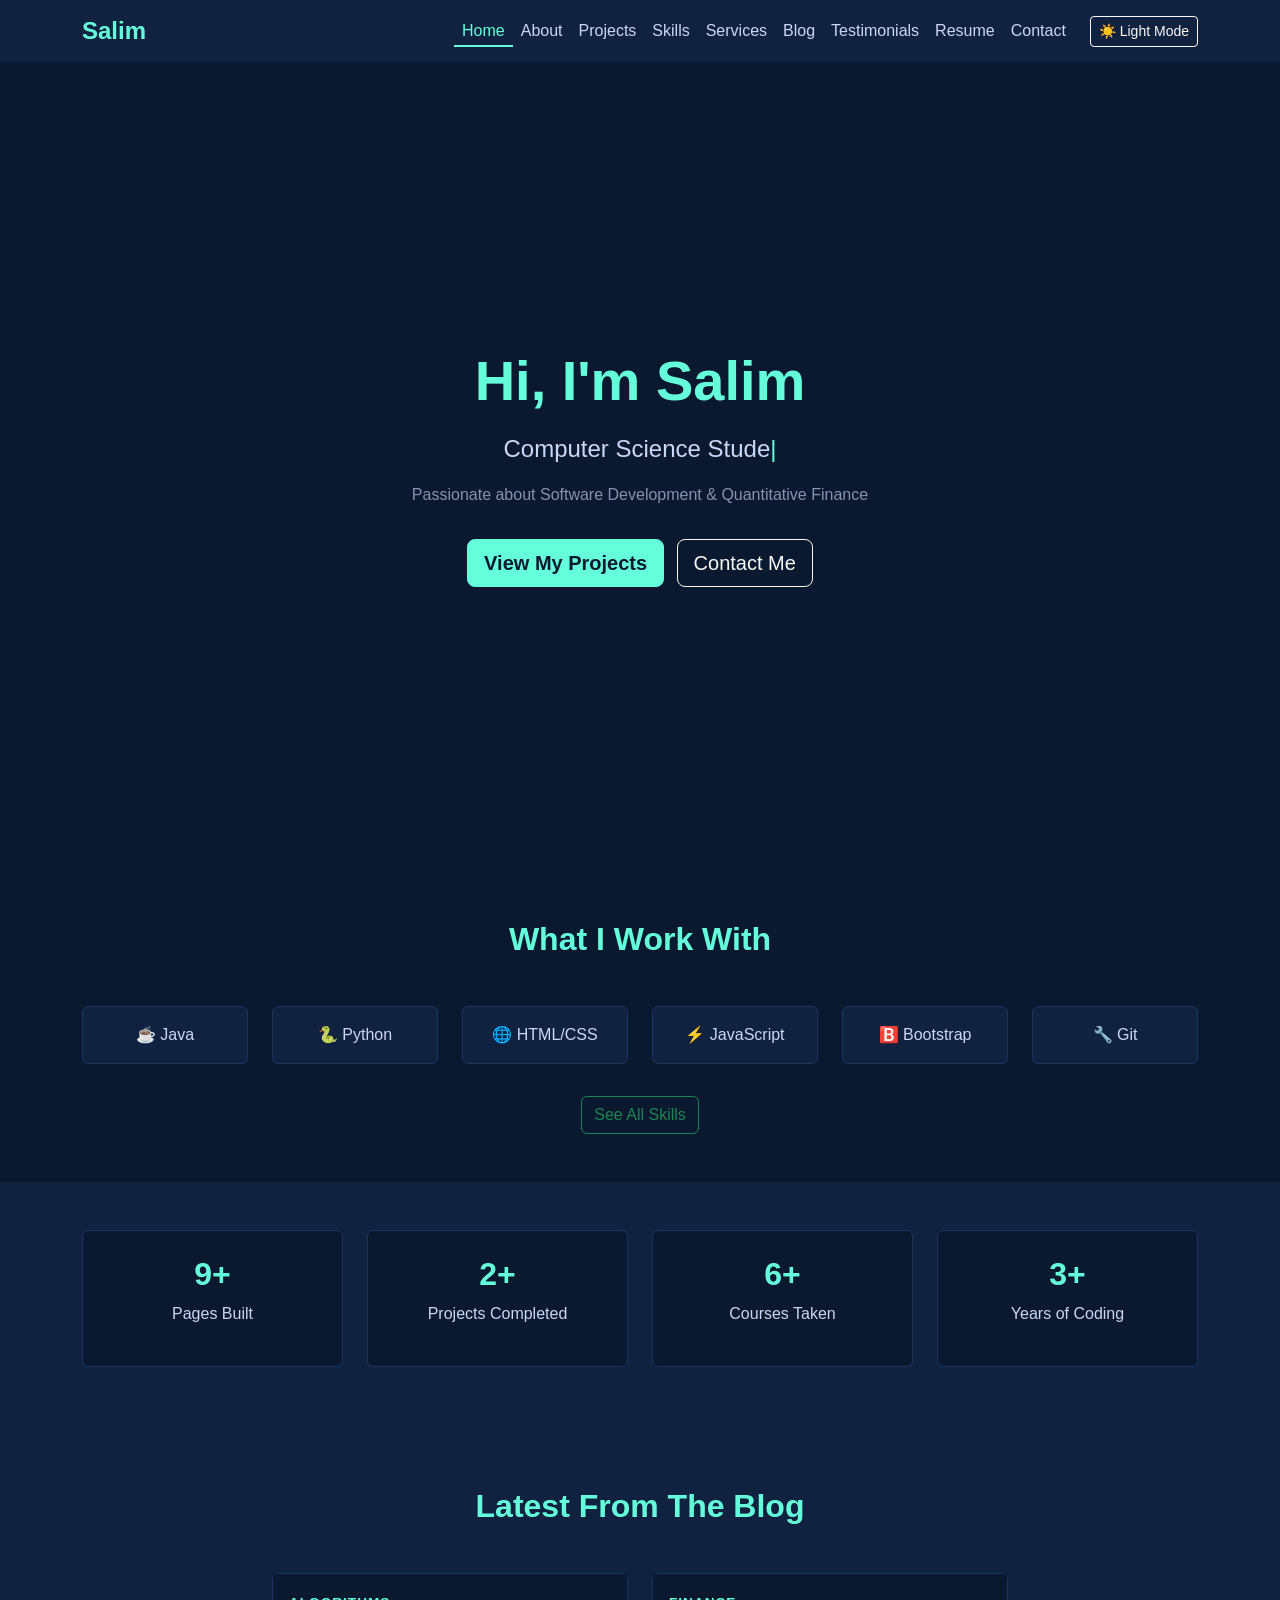
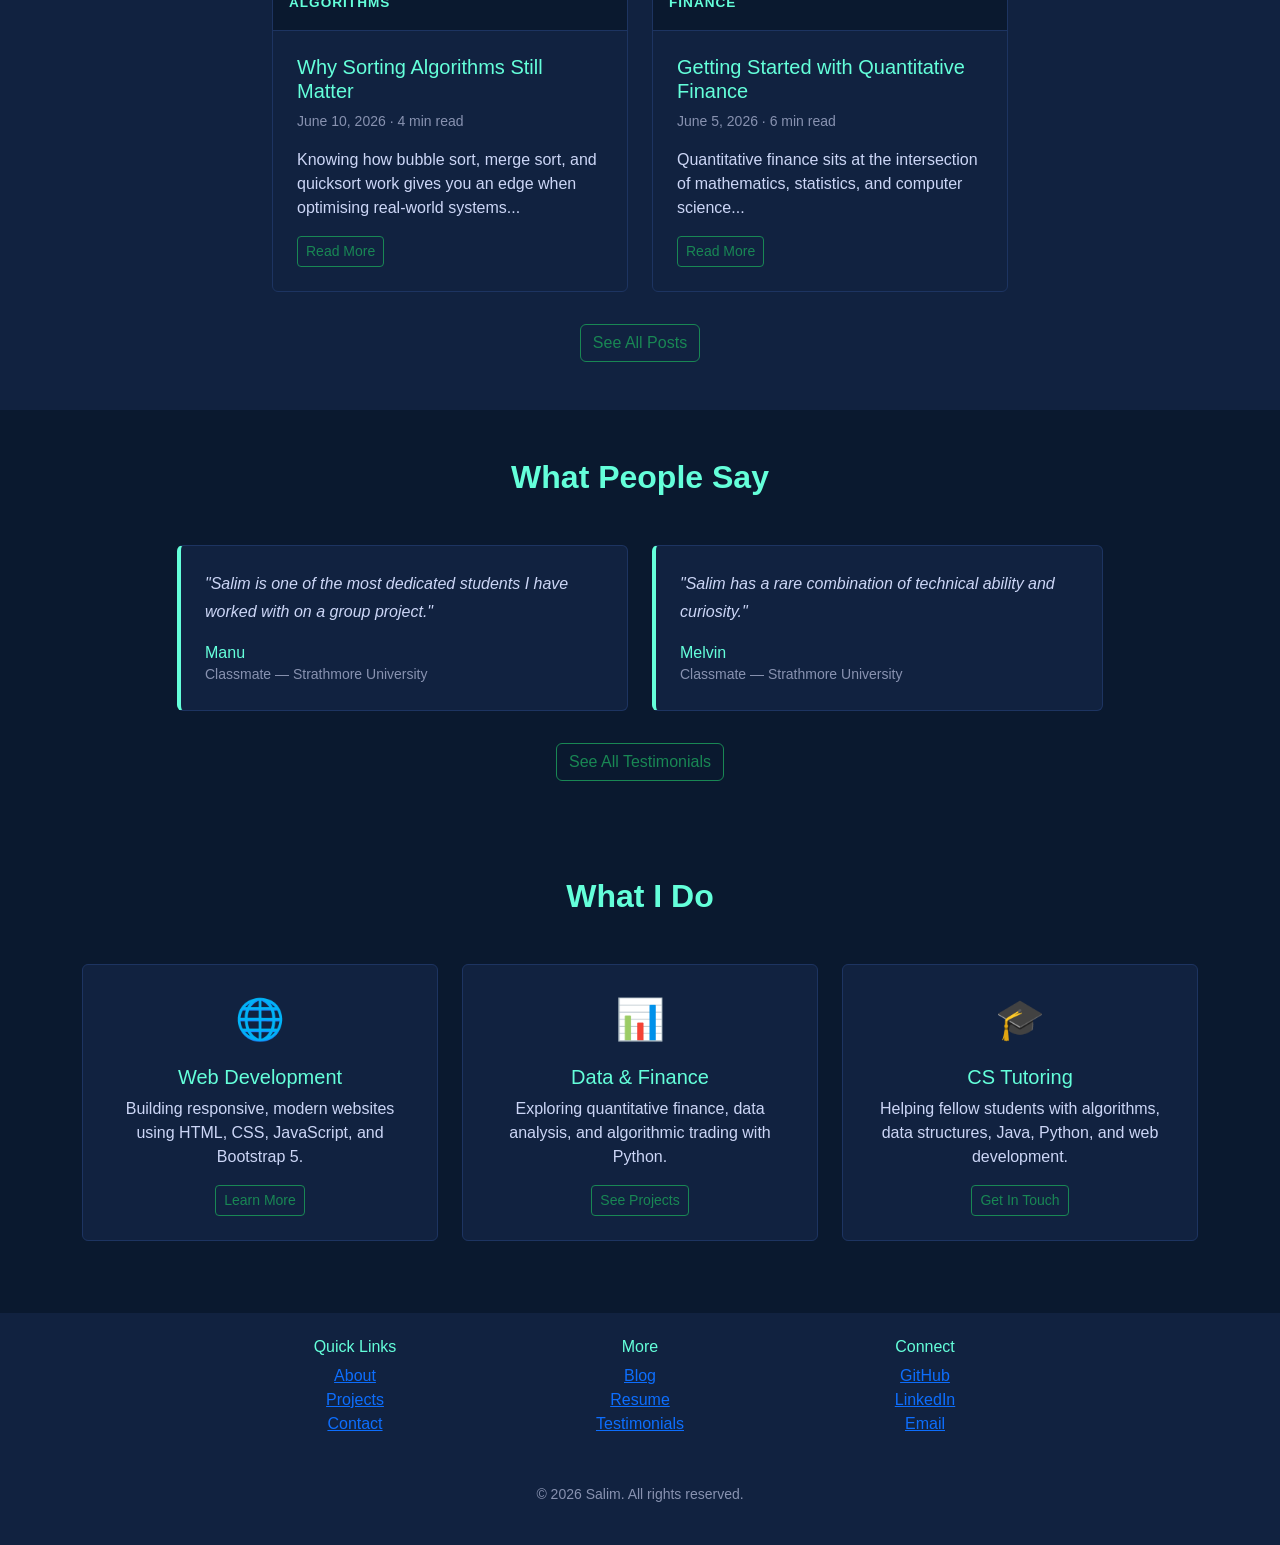
<file: index.html>
<!DOCTYPE html>
<html lang="en">
<head>
    <meta charset="UTF-8">
    <meta name="viewport" content="width=device-width, initial-scale=1.0">
    <title>Salim | Portfolio</title>
    <link href="https://cdn.jsdelivr.net/npm/bootstrap@5.3.0/dist/css/bootstrap.min.css" rel="stylesheet">
    <link rel="stylesheet" href="css/style.css">
</head>
<body>

    <!-- 
        Page: Home (index.html)
        Author: Salim
        Description: Main landing page with hero, skills preview, stats, featured sections and blog preview
        Last Updated: June 2026
    -->

    <!-- Navbar -->
    <nav class="navbar navbar-expand-lg navbar-dark bg-dark" aria-label="Main navigation">
        <div class="container">
            <a class="navbar-brand" href="index.html">Salim</a>
            <button class="navbar-toggler" type="button" data-bs-toggle="collapse" data-bs-target="#navbarNav" aria-controls="navbarNav" aria-expanded="false" aria-label="Toggle navigation">
                <span class="navbar-toggler-icon"></span>
            </button>
            <div class="collapse navbar-collapse" id="navbarNav">
                <ul class="navbar-nav ms-auto">
                    <li class="nav-item"><a class="nav-link active" href="index.html">Home</a></li>
                    <li class="nav-item"><a class="nav-link" href="about.html">About</a></li>
                    <li class="nav-item"><a class="nav-link" href="projects.html">Projects</a></li>
                    <li class="nav-item"><a class="nav-link" href="skills.html">Skills</a></li>
                    <li class="nav-item"><a class="nav-link" href="services.html">Services</a></li>
                    <li class="nav-item"><a class="nav-link" href="blog.html">Blog</a></li>
                    <li class="nav-item"><a class="nav-link" href="testimonials.html">Testimonials</a></li>
                    <li class="nav-item"><a class="nav-link" href="resume.html">Resume</a></li>
                    <li class="nav-item"><a class="nav-link" href="contact.html">Contact</a></li>
                </ul>
                <button id="modeToggle" class="btn btn-outline-light btn-sm ms-lg-3 mt-2 mt-lg-0" onclick="toggleMode()" aria-label="Toggle light and dark mode">☀️ Light Mode</button>
            </div>
        </div>
    </nav>

    <!-- Hero Section -->
    <section class="hero d-flex align-items-center">
        <div class="container text-center">
            <h1 class="display-4 fw-bold">Hi, I'm Salim</h1>
            <p class="lead"><span id="typedText"></span><span class="cursor">|</span></p>
            <p class="subtext">Passionate about Software Development & Quantitative Finance</p>
            <a href="projects.html" class="btn btn-primary btn-lg me-2">View My Projects</a>
            <a href="contact.html" class="btn btn-outline-light btn-lg">Contact Me</a>
        </div>
    </section>
    <!-- Skills Preview Section -->
    <section class="py-5">
        <div class="container">
            <h2 class="section-title text-center mb-5">What I Work With</h2>
            <div class="row justify-content-center text-center">
                <div class="col-md-2 col-4 mb-4">
                    <div class="tech-badge p-3 rounded">
                        <p class="mb-0">☕ Java</p>
                    </div>
                </div>
                <div class="col-md-2 col-4 mb-4">
                    <div class="tech-badge p-3 rounded">
                        <p class="mb-0">🐍 Python</p>
                    </div>
                </div>
                <div class="col-md-2 col-4 mb-4">
                    <div class="tech-badge p-3 rounded">
                        <p class="mb-0">🌐 HTML/CSS</p>
                    </div>
                </div>
                <div class="col-md-2 col-4 mb-4">
                    <div class="tech-badge p-3 rounded">
                        <p class="mb-0">⚡ JavaScript</p>
                    </div>
                </div>
                <div class="col-md-2 col-4 mb-4">
                    <div class="tech-badge p-3 rounded">
                        <p class="mb-0">🅱️ Bootstrap</p>
                    </div>
                </div>
                <div class="col-md-2 col-4 mb-4">
                    <div class="tech-badge p-3 rounded">
                        <p class="mb-0">🔧 Git</p>
                    </div>
                </div>
            </div>
            <div class="text-center mt-2">
                <a href="skills.html" class="btn btn-outline-success">See All Skills</a>
            </div>
        </div>
    </section>
<!-- Stats Section -->
    <section class="stats-section py-5">
        <div class="container">
            <div class="row text-center">
                <div class="col-md-3 mb-4">
                    <div class="stat-card p-4 rounded">
                        <h2 class="accent-text fw-bold">9+</h2>
                        <p>Pages Built</p>
                    </div>
                </div>
                <div class="col-md-3 mb-4">
                    <div class="stat-card p-4 rounded">
                        <body>
<h2 class="accent-text fw-bold">2+</h2>
                        <p>Projects Completed</p>
    <!-- 
        Page: Contact (contact.html)
        Author: Salim
        Description: Contact page with info cards and JavaScript validated contact form
        Last Updated: June 2026
    -->

    <!-- Navbar -->
                    </div>
                </div>
                <div class="col-md-3 mb-4">
                    <div class="stat-card p-4 rounded">
                        <h2 class="accent-text fw-bold">6+</h2>
                        <p>Courses Taken</p>
                    </div>
                </div>
                <div class="col-md-3 mb-4">
                    <div class="stat-card p-4 rounded">
                        <h2 class="accent-text fw-bold">3+</h2>
                        <p>Years of Coding</p>
                    </div>
                </div>
            </div>
        </div>
    </section>
    <!-- Latest Blog Preview -->
    <section class="py-5" style="background-color: #112240;">
        <div class="container">
            <h2 class="section-title text-center mb-5">Latest From The Blog</h2>
            <div class="row justify-content-center">
                <div class="col-md-4 mb-4">
                    <div class="blog-card rounded h-100">
                        <div class="blog-card-header p-3">
                            <span class="blog-category">Algorithms</span>
                        </div>
                        <div class="p-4">
                            <h5 class="accent-text">Why Sorting Algorithms Still Matter</h5>
                            <p class="text-muted small">June 10, 2026 · 4 min read</p>
                            <p>Knowing how bubble sort, merge sort, and quicksort work gives you an edge when optimising real-world systems...</p>
                            <a href="blog.html" class="btn btn-outline-success btn-sm">Read More</a>
                        </div>
                    </div>
                </div>
                <div class="col-md-4 mb-4">
                    <div class="blog-card rounded h-100">
                        <div class="blog-card-header p-3">
                            <span class="blog-category">Finance</span>
                        </div>
                        <div class="p-4">
                            <h5 class="accent-text">Getting Started with Quantitative Finance</h5>
                            <p class="text-muted small">June 5, 2026 · 6 min read</p>
                            <p>Quantitative finance sits at the intersection of mathematics, statistics, and computer science...</p>
                            <a href="blog.html" class="btn btn-outline-success btn-sm">Read More</a>
                        </div>
                    </div>
                </div>
            </div>
            <div class="text-center mt-2">
                <a href="blog.html" class="btn btn-outline-success">See All Posts</a>
            </div>
        </div>
    </section>
    <!-- Testimonials Preview -->
    <section class="py-5">
        <div class="container">
            <h2 class="section-title text-center mb-5">What People Say</h2>
            <div class="row justify-content-center">
                <div class="col-md-5 mb-4">
                    <div class="testimonial-card p-4 rounded h-100">
                        <p class="testimonial-text">"Salim is one of the most dedicated students I have worked with on a group project."</p>
                        <div class="mt-3">
                            <h6 class="accent-text mb-0">Manu</h6>
                            <small class="text-muted">Classmate — Strathmore University</small>
                        </div>
                    </div>
                </div>
                <div class="col-md-5 mb-4">
                    <div class="testimonial-card p-4 rounded h-100">
                        <p class="testimonial-text">"Salim has a rare combination of technical ability and curiosity."</p>
                        <div class="mt-3">
                            <h6 class="accent-text mb-0">Melvin</h6>
                            <small class="text-muted">Classmate — Strathmore University</small>
                        </div>
                    </div>
                </div>
            </div>
            <div class="text-center mt-2">
                <a href="testimonials.html" class="btn btn-outline-success">See All Testimonials</a>
            </div>
        </div>
    </section>
    
    <!-- Featured Section -->
    <section class="py-5">
        <div class="container">
            <h2 class="section-title text-center mb-5">What I Do</h2>
            <div class="row text-center">
                <div class="col-md-4 mb-4">
                    <div class="feature-card p-4 rounded h-100">
                        <div class="feature-icon mb-3">🌐</div>
                        <h5 class="accent-text">Web Development</h5>
                        <p>Building responsive, modern websites using HTML, CSS, JavaScript, and Bootstrap 5.</p>
                        <a href="services.html" class="btn btn-outline-success btn-sm">Learn More</a>
                    </div>
                </div>
                <div class="col-md-4 mb-4">
                    <div class="feature-card p-4 rounded h-100">
                        <div class="feature-icon mb-3">📊</div>
                        <h5 class="accent-text">Data & Finance</h5>
                        <p>Exploring quantitative finance, data analysis, and algorithmic trading with Python.</p>
                        <a href="projects.html" class="btn btn-outline-success btn-sm">See Projects</a>
                    </div>
                </div>
                <div class="col-md-4 mb-4">
                    <div class="feature-card p-4 rounded h-100">
                        <div class="feature-icon mb-3">🎓</div>
                        <h5 class="accent-text">CS Tutoring</h5>
                        <p>Helping fellow students with algorithms, data structures, Java, Python, and web development.</p>
                        <a href="contact.html" class="btn btn-outline-success btn-sm">Get In Touch</a>
                    </div>
                </div>
            </div>
        </div>
    </section>

    <!-- Footer -->
    <footer class="text-center py-4">
        <div class="container">
            <div class="row justify-content-center mb-3">
                <div class="col-md-3 mb-3">
                    <h6 class="accent-text">Quick Links</h6>
                    <ul class="list-unstyled">
                        <li><a href="about.html" class="social-link">About</a></li>
                        <li><a href="projects.html" class="social-link">Projects</a></li>
                        <li><a href="contact.html" class="social-link">Contact</a></li>
                    </ul>
                </div>
                <div class="col-md-3 mb-3">
                    <h6 class="accent-text">More</h6>
                    <ul class="list-unstyled">
                        <li><a href="blog.html" class="social-link">Blog</a></li>
                        <li><a href="resume.html" class="social-link">Resume</a></li>
                        <li><a href="testimonials.html" class="social-link">Testimonials</a></li>
                    </ul>
                </div>
                <div class="col-md-3 mb-3">
                    <h6 class="accent-text">Connect</h6>
                    <ul class="list-unstyled">
                        <li><a href="https://github.com/8salim3" target="_blank" class="social-link" data-bs-toggle="tooltip" title="View my GitHub profile">GitHub</a></li>
                        <li><a href="https://linkedin.com" target="_blank" class="social-link" data-bs-toggle="tooltip" title="Connect on LinkedIn">LinkedIn</a></li>
                        <li><a href="mailto:salim@strathmore.edu" class="social-link" data-bs-toggle="tooltip" title="Send me an email">Email</a></li>
                    </ul>
                </div>
            </div>
            <p class="text-muted small">&copy; 2026 Salim. All rights reserved.</p>
        </div>
    </footer>

    <button id="backToTop" onclick="scrollToTop()" aria-label="Back to top" data-bs-toggle="tooltip" title="Back to top">↑</button>

    <script src="https://cdn.jsdelivr.net/npm/bootstrap@5.3.0/dist/js/bootstrap.bundle.min.js"></script>
    <script src="js/main.js"></script>
</body>
</html>
</file>
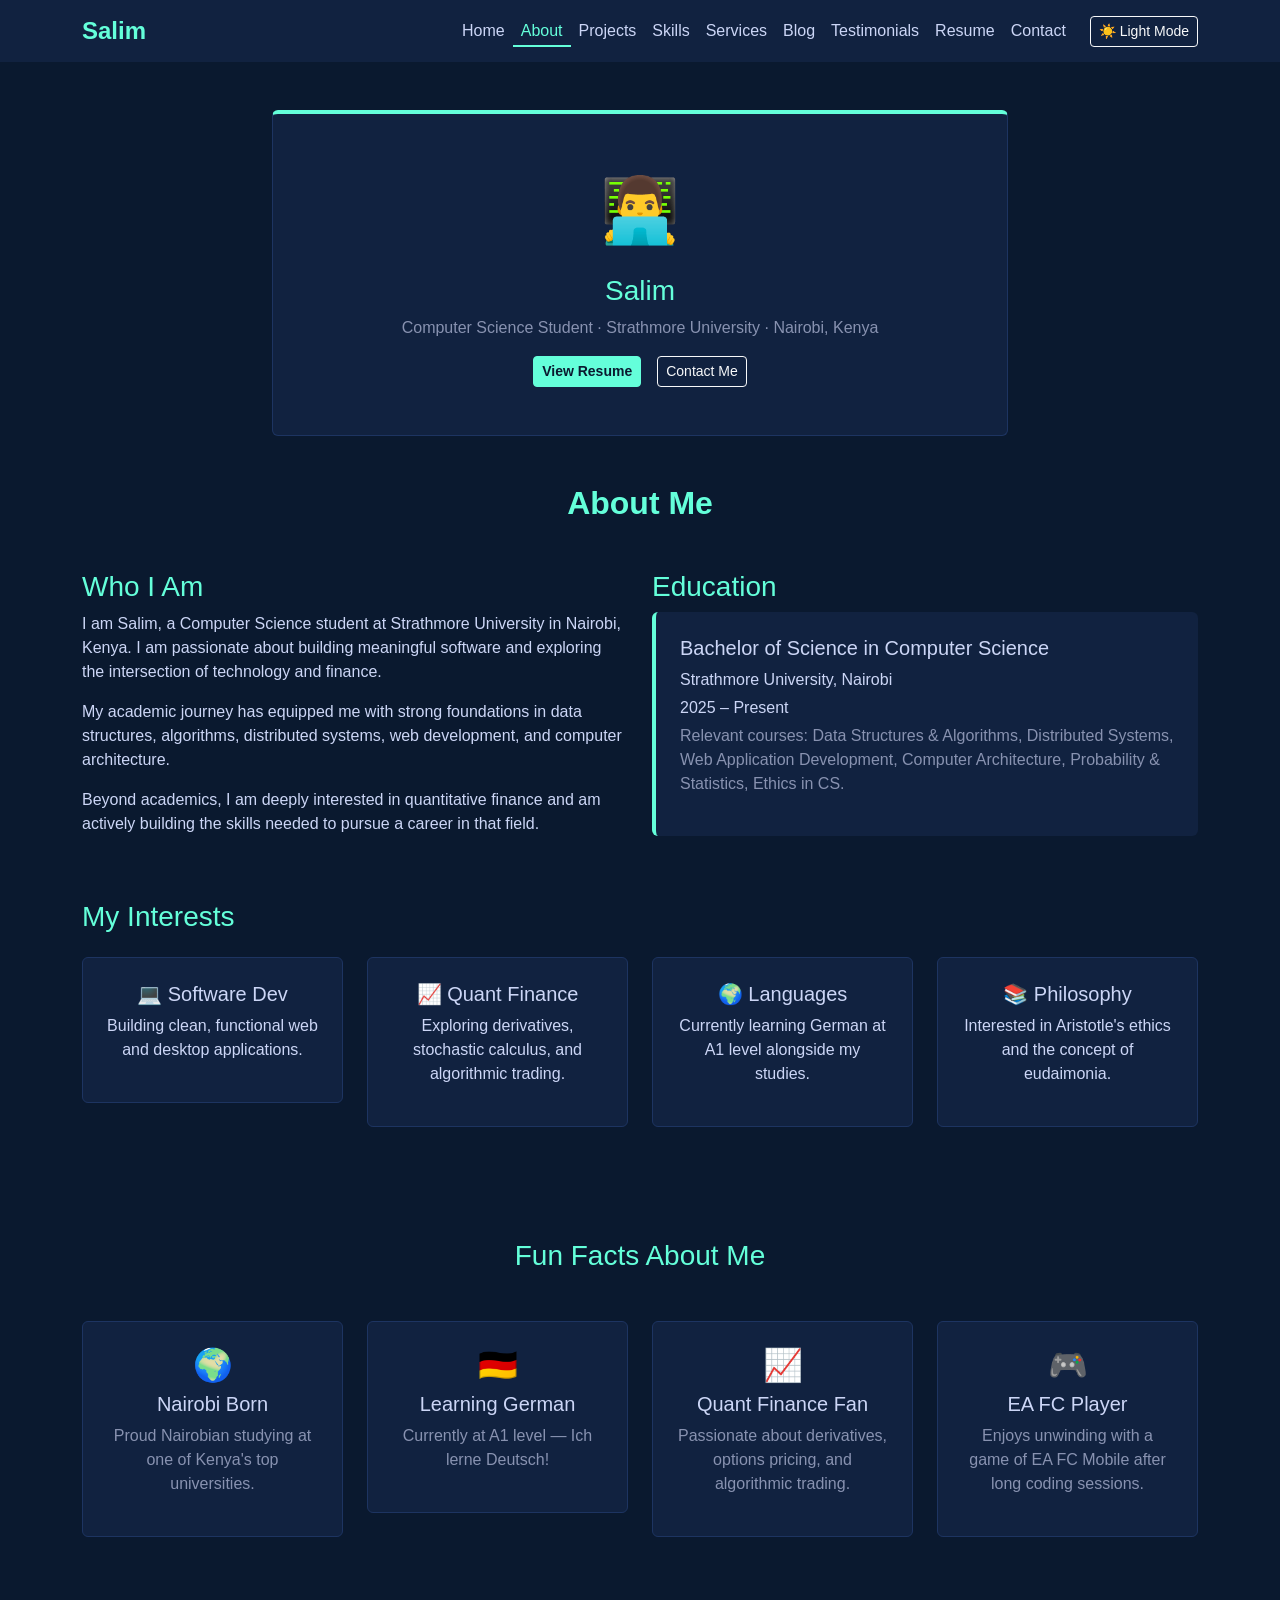
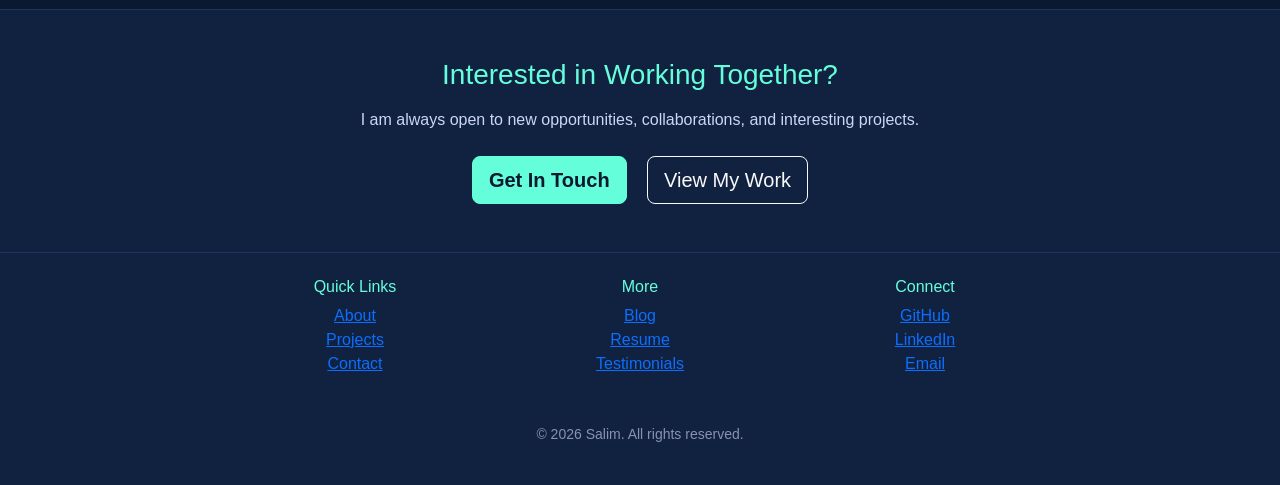
<file: about.html>
<!DOCTYPE html>
<html lang="en">
<head>
    <meta charset="UTF-8">
    <meta name="viewport" content="width=device-width, initial-scale=1.0">
    <title>About | Salim</title>
    <link href="https://cdn.jsdelivr.net/npm/bootstrap@5.3.0/dist/css/bootstrap.min.css" rel="stylesheet">
    <link rel="stylesheet" href="css/style.css">
</head>
<body>
<body>

    <!-- 
        Page: About (about.html)
        Author: Salim
        Description: About page with intro card, education, interests, fun facts and call to action
        Last Updated: June 2026
    -->

    <!-- Navbar -->
    <!-- 
        Page: Home (index.html)
        Author: Salim
        Description: Main landing page with hero, skills preview, stats, featured sections and blog preview
        Last Updated: June 2026
    -->

    <!-- Navbar -->
    <nav class="navbar navbar-expand-lg navbar-dark bg-dark" aria-label="Main navigation">
        <div class="container">
            <a class="navbar-brand" href="index.html">Salim</a>
            <button class="navbar-toggler" type="button" data-bs-toggle="collapse" data-bs-target="#navbarNav" aria-controls="navbarNav" aria-expanded="false" aria-label="Toggle navigation">
                <span class="navbar-toggler-icon"></span>
            </button>
            <div class="collapse navbar-collapse" id="navbarNav">
                <ul class="navbar-nav ms-auto">
                    <li class="nav-item"><a class="nav-link" href="index.html">Home</a></li>
                    <li class="nav-item"><a class="nav-link active" href="about.html">About</a></li>
                    <li class="nav-item"><a class="nav-link" href="projects.html">Projects</a></li>
                    <li class="nav-item"><a class="nav-link" href="skills.html">Skills</a></li>
                    <li class="nav-item"><a class="nav-link" href="services.html">Services</a></li>
                    <li class="nav-item"><a class="nav-link" href="blog.html">Blog</a></li>
                    <li class="nav-item"><a class="nav-link" href="testimonials.html">Testimonials</a></li>
                    <li class="nav-item"><a class="nav-link" href="resume.html">Resume</a></li>
                    <li class="nav-item"><a class="nav-link" href="contact.html">Contact</a></li>
                </ul>
                <button id="modeToggle" class="btn btn-outline-light btn-sm ms-lg-3 mt-2 mt-lg-0" onclick="toggleMode()" aria-label="Toggle light and dark mode">☀️ Light Mode</button>
            </div>
        </div>
    </nav>

    <!-- About Section -->
    <section class="py-5">
        <div class="container">
            <!-- Intro Card -->
            <div class="row justify-content-center mb-5">
                <div class="col-md-8">
                    <div class="intro-card text-center p-5 rounded">
                        <div class="intro-avatar mb-3">👨‍💻</div>
                        <h3 class="accent-text">Salim</h3>
                        <p class="text-muted">Computer Science Student · Strathmore University · Nairobi, Kenya</p>
                        <div class="d-flex justify-content-center gap-3 mt-3">
                            <a href="resume.html" class="btn btn-primary btn-sm">View Resume</a>
                            <a href="contact.html" class="btn btn-outline-light btn-sm">Contact Me</a>
                        </div>
                    </div>
                </div>
            </div>
            <h2 class="section-title text-center mb-5">About Me</h2>
            <div class="row align-items-center">
                <div class="col-md-6 mb-4">
                    <h3 class="accent-text">Who I Am</h3>
                    <p>I am Salim, a Computer Science student at Strathmore University in Nairobi, Kenya. I am passionate about building meaningful software and exploring the intersection of technology and finance.</p>
                    <p>My academic journey has equipped me with strong foundations in data structures, algorithms, distributed systems, web development, and computer architecture.</p>
                    <p>Beyond academics, I am deeply interested in quantitative finance and am actively building the skills needed to pursue a career in that field.</p>
                </div>
                <div class="col-md-6 mb-4">
                    <h3 class="accent-text">Education</h3>
                    <div class="education-card p-4 rounded mb-3">
                        <h5>Bachelor of Science in Computer Science</h5>
                        <p class="mb-1">Strathmore University, Nairobi</p>
                        <p class="mb-1">2025 – Present</p>
                        <p class="text-muted">Relevant courses: Data Structures & Algorithms, Distributed Systems, Web Application Development, Computer Architecture, Probability & Statistics, Ethics in CS.</p>
                    </div>
                </div>
            </div>

            <!-- Personal Interests -->
            <div class="row mt-4">
                <div class="col-12">
                    <h3 class="accent-text mb-4">My Interests</h3>
                </div>
                <div class="col-md-3 mb-3">
                    <div class="interest-card text-center p-4 rounded">
                        <h5>💻 Software Dev</h5>
                        <p>Building clean, functional web and desktop applications.</p>
                    </div>
                </div>
                <div class="col-md-3 mb-3">
                    <div class="interest-card text-center p-4 rounded">
                        <h5>📈 Quant Finance</h5>
                        <p>Exploring derivatives, stochastic calculus, and algorithmic trading.</p>
                    </div>
                </div>
                <div class="col-md-3 mb-3">
                    <div class="interest-card text-center p-4 rounded">
                        <h5>🌍 Languages</h5>
                        <p>Currently learning German at A1 level alongside my studies.</p>
                    </div>
                </div>
                <div class="col-md-3 mb-3">
                    <div class="interest-card text-center p-4 rounded">
                        <h5>📚 Philosophy</h5>
                        <p>Interested in Aristotle's ethics and the concept of eudaimonia.</p>
                    </div>
                </div>
            </div>
        </div>
    </section>
    <!-- Fun Facts -->
    <section class="py-5">
        <div class="container">
            <h3 class="accent-text text-center mb-5">Fun Facts About Me</h3>
            <div class="row text-center">
                <div class="col-md-3 mb-4">
                    <div class="fun-fact-card p-4 rounded">
                        <h2 class="accent-text fw-bold">🌍</h2>
                        <h5>Nairobi Born</h5>
                        <p class="text-muted">Proud Nairobian studying at one of Kenya's top universities.</p>
                    </div>
                </div>
                <div class="col-md-3 mb-4">
                    <div class="fun-fact-card p-4 rounded">
                        <h2 class="accent-text fw-bold">🇩🇪</h2>
                        <h5>Learning German</h5>
                        <p class="text-muted">Currently at A1 level — Ich lerne Deutsch!</p>
                    </div>
                </div>
                <div class="col-md-3 mb-4">
                    <div class="fun-fact-card p-4 rounded">
                        <h2 class="accent-text fw-bold">📈</h2>
                        <h5>Quant Finance Fan</h5>
                        <p class="text-muted">Passionate about derivatives, options pricing, and algorithmic trading.</p>
                    </div>
                </div>
                <div class="col-md-3 mb-4">
                    <div class="fun-fact-card p-4 rounded">
                        <h2 class="accent-text fw-bold">🎮</h2>
                        <h5>EA FC Player</h5>
                        <p class="text-muted">Enjoys unwinding with a game of EA FC Mobile after long coding sessions.</p>
                    </div>
                </div>
            </div>
        </div>
    </section>
<!-- Call to Action -->
    <section class="cta-section py-5">
        <div class="container text-center">
            <h3 class="accent-text mb-3">Interested in Working Together?</h3>
            <p class="mb-4">I am always open to new opportunities, collaborations, and interesting projects.</p>
            <a href="contact.html" class="btn btn-primary btn-lg me-3">Get In Touch</a>
            <a href="projects.html" class="btn btn-outline-light btn-lg">View My Work</a>
        </div>
    </section>
    <!-- Footer -->
    <footer class="text-center py-4">
        <div class="container">
            <div class="row justify-content-center mb-3">
                <div class="col-md-3 mb-3">
                    <h6 class="accent-text">Quick Links</h6>
                    <ul class="list-unstyled">
                        <li><a href="about.html" class="social-link">About</a></li>
                        <li><a href="projects.html" class="social-link">Projects</a></li>
                        <li><a href="contact.html" class="social-link">Contact</a></li>
                    </ul>
                </div>
                <div class="col-md-3 mb-3">
                    <h6 class="accent-text">More</h6>
                    <ul class="list-unstyled">
                        <li><a href="blog.html" class="social-link">Blog</a></li>
                        <li><a href="resume.html" class="social-link">Resume</a></li>
                        <li><a href="testimonials.html" class="social-link">Testimonials</a></li>
                    </ul>
                </div>
                <div class="col-md-3 mb-3">
                    <h6 class="accent-text">Connect</h6>
                    <ul class="list-unstyled">
                        <li><a href="https://github.com/8salim3" target="_blank" class="social-link" data-bs-toggle="tooltip" title="View my GitHub profile">GitHub</a></li>
                        <li><a href="https://linkedin.com" target="_blank" class="social-link" data-bs-toggle="tooltip" title="Connect on LinkedIn">LinkedIn</a></li>
                        <li><a href="mailto:salim@strathmore.edu" class="social-link" data-bs-toggle="tooltip" title="Send me an email">Email</a></li>
                    </ul>
                </div>
            </div>
            <p class="text-muted small">&copy; 2026 Salim. All rights reserved.</p>
        </div>
    </footer>

    <button id="backToTop" onclick="scrollToTop()" aria-label="Back to top" data-bs-toggle="tooltip" title="Back to top">↑</button>

    <script src="https://cdn.jsdelivr.net/npm/bootstrap@5.3.0/dist/js/bootstrap.bundle.min.js"></script>
    <script src="js/main.js"></script>
</body>
</html>
</file>
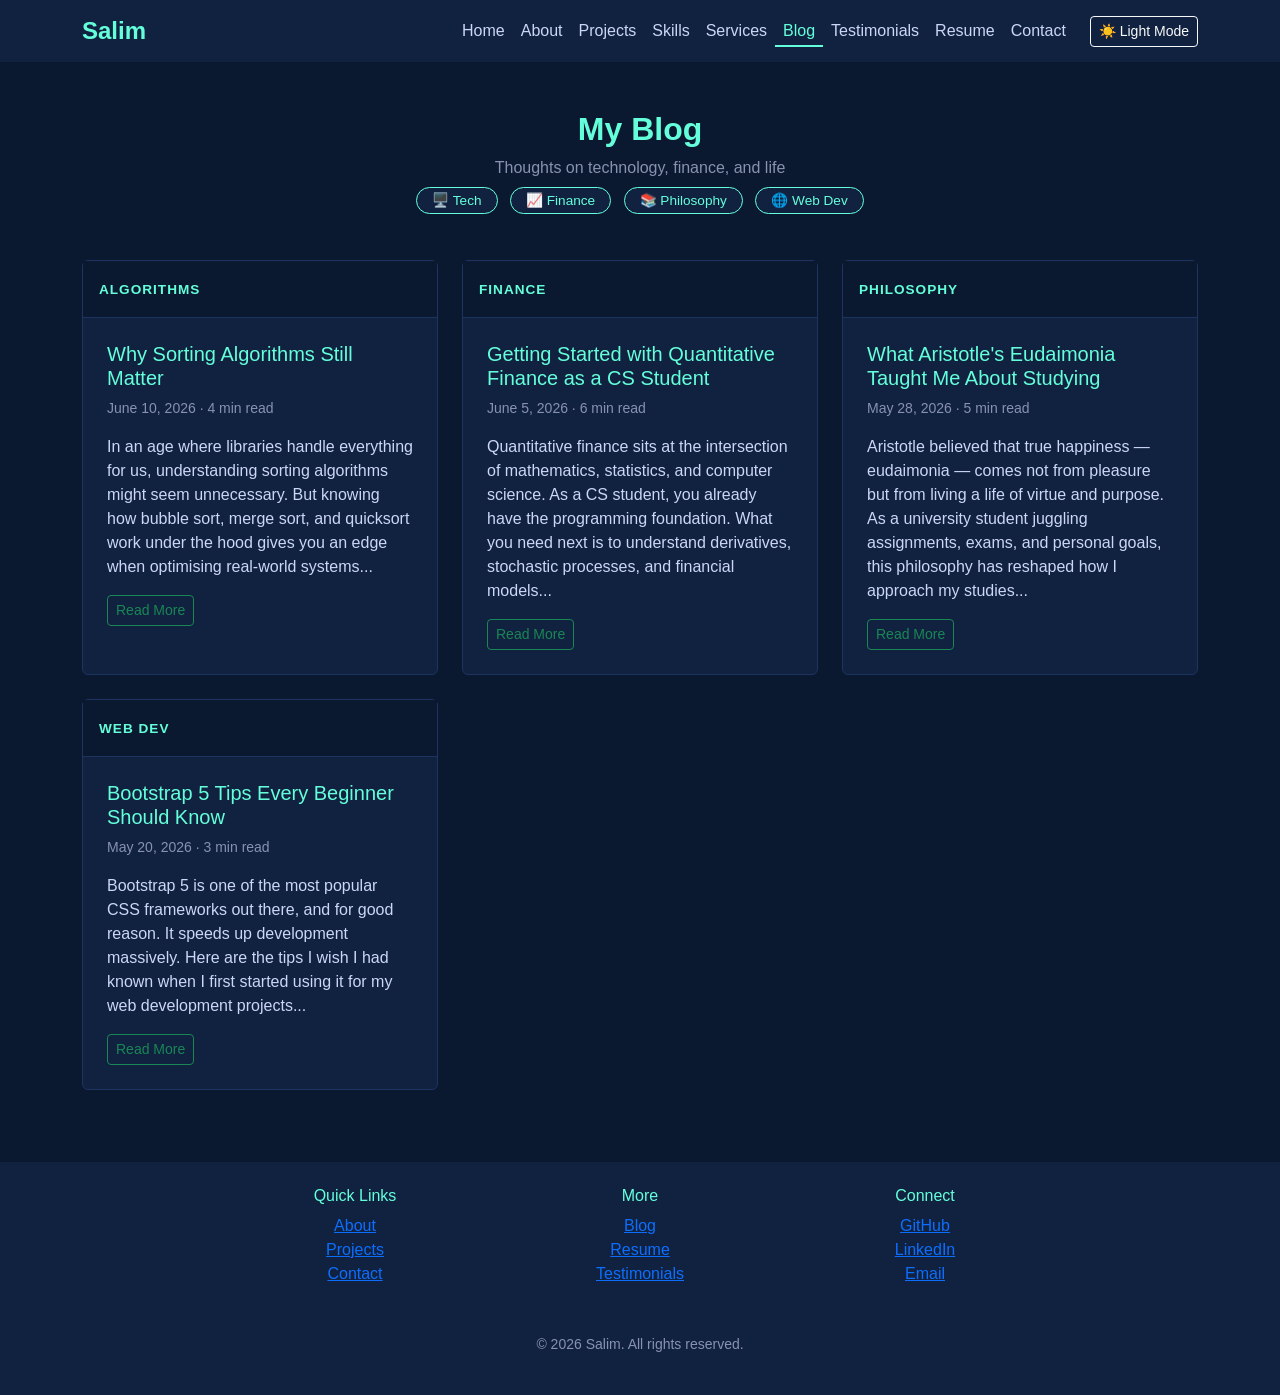
<file: blog.html>
<!DOCTYPE html>
<html lang="en">
<head>
    <meta charset="UTF-8">
    <meta name="viewport" content="width=device-width, initial-scale=1.0">
    <title>Blog | Salim</title>
    <link href="https://cdn.jsdelivr.net/npm/bootstrap@5.3.0/dist/css/bootstrap.min.css" rel="stylesheet">
    <link rel="stylesheet" href="css/style.css">
</head>
<body>

    <!-- Navbar -->
    <nav class="navbar navbar-expand-lg navbar-dark bg-dark" aria-label="Main navigation">
        <div class="container">
            <a class="navbar-brand" href="index.html">Salim</a>
            <button class="navbar-toggler" type="button" data-bs-toggle="collapse" data-bs-target="#navbarNav" aria-controls="navbarNav" aria-expanded="false" aria-label="Toggle navigation">
                <span class="navbar-toggler-icon"></span>
            </button>
            <div class="collapse navbar-collapse" id="navbarNav">
                <ul class="navbar-nav ms-auto">
                    <li class="nav-item"><a class="nav-link" href="index.html">Home</a></li>
                    <li class="nav-item"><a class="nav-link" href="about.html">About</a></li>
                    <li class="nav-item"><a class="nav-link" href="projects.html">Projects</a></li>
                    <li class="nav-item"><a class="nav-link" href="skills.html">Skills</a></li>
                    <li class="nav-item"><a class="nav-link" href="services.html">Services</a></li>
                    <li class="nav-item"><a class="nav-link active" href="blog.html">Blog</a></li>
                    <li class="nav-item"><a class="nav-link" href="testimonials.html">Testimonials</a></li>
                    <li class="nav-item"><a class="nav-link" href="resume.html">Resume</a></li>
                    <li class="nav-item"><a class="nav-link" href="contact.html">Contact</a></li>
                </ul>
                <button id="modeToggle" class="btn btn-outline-light btn-sm ms-lg-3 mt-2 mt-lg-0" onclick="toggleMode()" aria-label="Toggle light and dark mode">☀️ Light Mode</button>
            </div>
        </div>
    </nav>

    <!-- Blog Section -->
    <section class="py-5">
        <div class="container">
          <h2 class="section-title text-center mb-2">My Blog</h2>
            <p class="text-center text-muted mb-2">Thoughts on technology, finance, and life</p>
            <div class="text-center mb-5">
                <span class="blog-tag me-2">🖥️ Tech</span>
                <span class="blog-tag me-2">📈 Finance</span>
                <span class="blog-tag me-2">📚 Philosophy</span>
                <span class="blog-tag">🌐 Web Dev</span>
            </div>
            <div class="row">

                <!-- Blog Post 1 -->
                <div class="col-md-4 mb-4">
                    <div class="blog-card rounded h-100">
                        <div class="blog-card-header p-3">
                            <span class="blog-category">Algorithms</span>
                        </div>
                        <div class="p-4">
                            <h5 class="accent-text">Why Sorting Algorithms Still Matter</h5>
                            <p class="text-muted small">June 10, 2026 · 4 min read</p>
                            <p>In an age where libraries handle everything for us, understanding sorting algorithms might seem unnecessary. But knowing how bubble sort, merge sort, and quicksort work under the hood gives you an edge when optimising real-world systems...</p>
                            <div class="collapse" id="post1">
                                <p>Bubble sort is rarely used in production, but it is the clearest way to understand comparison and swapping. Merge sort introduces the divide-and-conquer idea and guarantees O(n log n) time, which matters once your data grows. Quicksort is usually faster in practice because it sorts in place, but its worst case can degrade if pivots are chosen poorly.</p>
                                <p>The real lesson is not memorising each algorithm, but learning to reason about time and space trade-offs so you can pick the right tool when a library default is not good enough.</p>
                            </div>
                            <button class="btn btn-outline-success btn-sm" type="button" data-bs-toggle="collapse" data-bs-target="#post1">Read More</button>
                        </div>
                    </div>
                </div>

                <!-- Blog Post 2 -->
                <div class="col-md-4 mb-4">
                    <div class="blog-card rounded h-100">
                        <div class="blog-card-header p-3">
                            <span class="blog-category">Finance</span>
                        </div>
                        <div class="p-4">
                            <h5 class="accent-text">Getting Started with Quantitative Finance as a CS Student</h5>
                            <p class="text-muted small">June 5, 2026 · 6 min read</p>
                            <p>Quantitative finance sits at the intersection of mathematics, statistics, and computer science. As a CS student, you already have the programming foundation. What you need next is to understand derivatives, stochastic processes, and financial models...</p>
                            <div class="collapse" id="post2">
                                <p>A practical starting path is to strengthen probability and statistics, then learn how options and futures are priced. Hull's Options, Futures and Other Derivatives is a common first text. Alongside the theory, Python with Pandas and NumPy lets you backtest simple ideas on historical data.</p>
                                <p>You do not need to master everything at once. Build one small project, such as a Monte Carlo option pricer, and let each project pull you into the next concept.</p>
                            </div>
                            <button class="btn btn-outline-success btn-sm" type="button" data-bs-toggle="collapse" data-bs-target="#post2">Read More</button>
                        </div>
                    </div>
                </div>

                <!-- Blog Post 3 -->
                <div class="col-md-4 mb-4">
                    <div class="blog-card rounded h-100">
                        <div class="blog-card-header p-3">
                            <span class="blog-category">Philosophy</span>
                        </div>
                        <div class="p-4">
                            <h5 class="accent-text">What Aristotle's Eudaimonia Taught Me About Studying</h5>
                            <p class="text-muted small">May 28, 2026 · 5 min read</p>
                            <p>Aristotle believed that true happiness — eudaimonia — comes not from pleasure but from living a life of virtue and purpose. As a university student juggling assignments, exams, and personal goals, this philosophy has reshaped how I approach my studies...</p>
                            <div class="collapse" id="post3">
                                <p>Eudaimonia treats excellence as a habit built through repeated action rather than a feeling that arrives on its own. Applied to studying, it means showing up consistently and doing the work well even when motivation is low, because the character you build is the real reward.</p>
                                <p>It reframes a hard week of revision not as suffering to endure, but as practice in becoming the kind of person who finishes what they start.</p>
                            </div>
                            <button class="btn btn-outline-success btn-sm" type="button" data-bs-toggle="collapse" data-bs-target="#post3">Read More</button>
                        </div>
                    </div>
                </div>

                <!-- Blog Post 4 -->
                <div class="col-md-4 mb-4">
                    <div class="blog-card rounded h-100">
                        <div class="blog-card-header p-3">
                            <span class="blog-category">Web Dev</span>
                        </div>
                        <div class="p-4">
                            <h5 class="accent-text">Bootstrap 5 Tips Every Beginner Should Know</h5>
                            <p class="text-muted small">May 20, 2026 · 3 min read</p>
                            <p>Bootstrap 5 is one of the most popular CSS frameworks out there, and for good reason. It speeds up development massively. Here are the tips I wish I had known when I first started using it for my web development projects...</p>
                            <div class="collapse" id="post4">
                                <p>First, learn the grid system properly: rows hold columns, and column classes like col-md-4 control width at different screen sizes. Second, lean on utility classes such as mb-4, text-center and d-flex before writing custom CSS. Third, Bootstrap 5 dropped the jQuery dependency, so the navbar toggle and collapse work with plain data attributes.</p>
                                <p>Finally, always test at mobile width early. Bootstrap is responsive by default, but only if you use the grid and utilities as intended.</p>
                            </div>
                            <button class="btn btn-outline-success btn-sm" type="button" data-bs-toggle="collapse" data-bs-target="#post4">Read More</button>
                        </div>
                    </div>
                </div>

            </div>
        </div>
    </section>

    <!-- Footer -->
    <footer class="text-center py-4">
        <div class="container">
            <div class="row justify-content-center mb-3">
                <div class="col-md-3 mb-3">
                    <h6 class="accent-text">Quick Links</h6>
                    <ul class="list-unstyled">
                        <li><a href="about.html" class="social-link">About</a></li>
                        <li><a href="projects.html" class="social-link">Projects</a></li>
                        <li><a href="contact.html" class="social-link">Contact</a></li>
                    </ul>
                </div>
                <div class="col-md-3 mb-3">
                    <h6 class="accent-text">More</h6>
                    <ul class="list-unstyled">
                        <li><a href="blog.html" class="social-link">Blog</a></li>
                        <li><a href="resume.html" class="social-link">Resume</a></li>
                        <li><a href="testimonials.html" class="social-link">Testimonials</a></li>
                    </ul>
                </div>
                <div class="col-md-3 mb-3">
                    <h6 class="accent-text">Connect</h6>
                    <ul class="list-unstyled">
                        <li><a href="https://github.com/8salim3" target="_blank" class="social-link" data-bs-toggle="tooltip" title="View my GitHub profile">GitHub</a></li>
                        <li><a href="https://linkedin.com" target="_blank" class="social-link" data-bs-toggle="tooltip" title="Connect on LinkedIn">LinkedIn</a></li>
                        <li><a href="mailto:salim@strathmore.edu" class="social-link" data-bs-toggle="tooltip" title="Send me an email">Email</a></li>
                    </ul>
                </div>
            </div>
            <p class="text-muted small">&copy; 2026 Salim. All rights reserved.</p>
        </div>
    </footer>

    <button id="backToTop" onclick="scrollToTop()" aria-label="Back to top" data-bs-toggle="tooltip" title="Back to top">↑</button>

    <script src="https://cdn.jsdelivr.net/npm/bootstrap@5.3.0/dist/js/bootstrap.bundle.min.js"></script>
    <script src="js/main.js"></script>
</body>
</html>
</file>
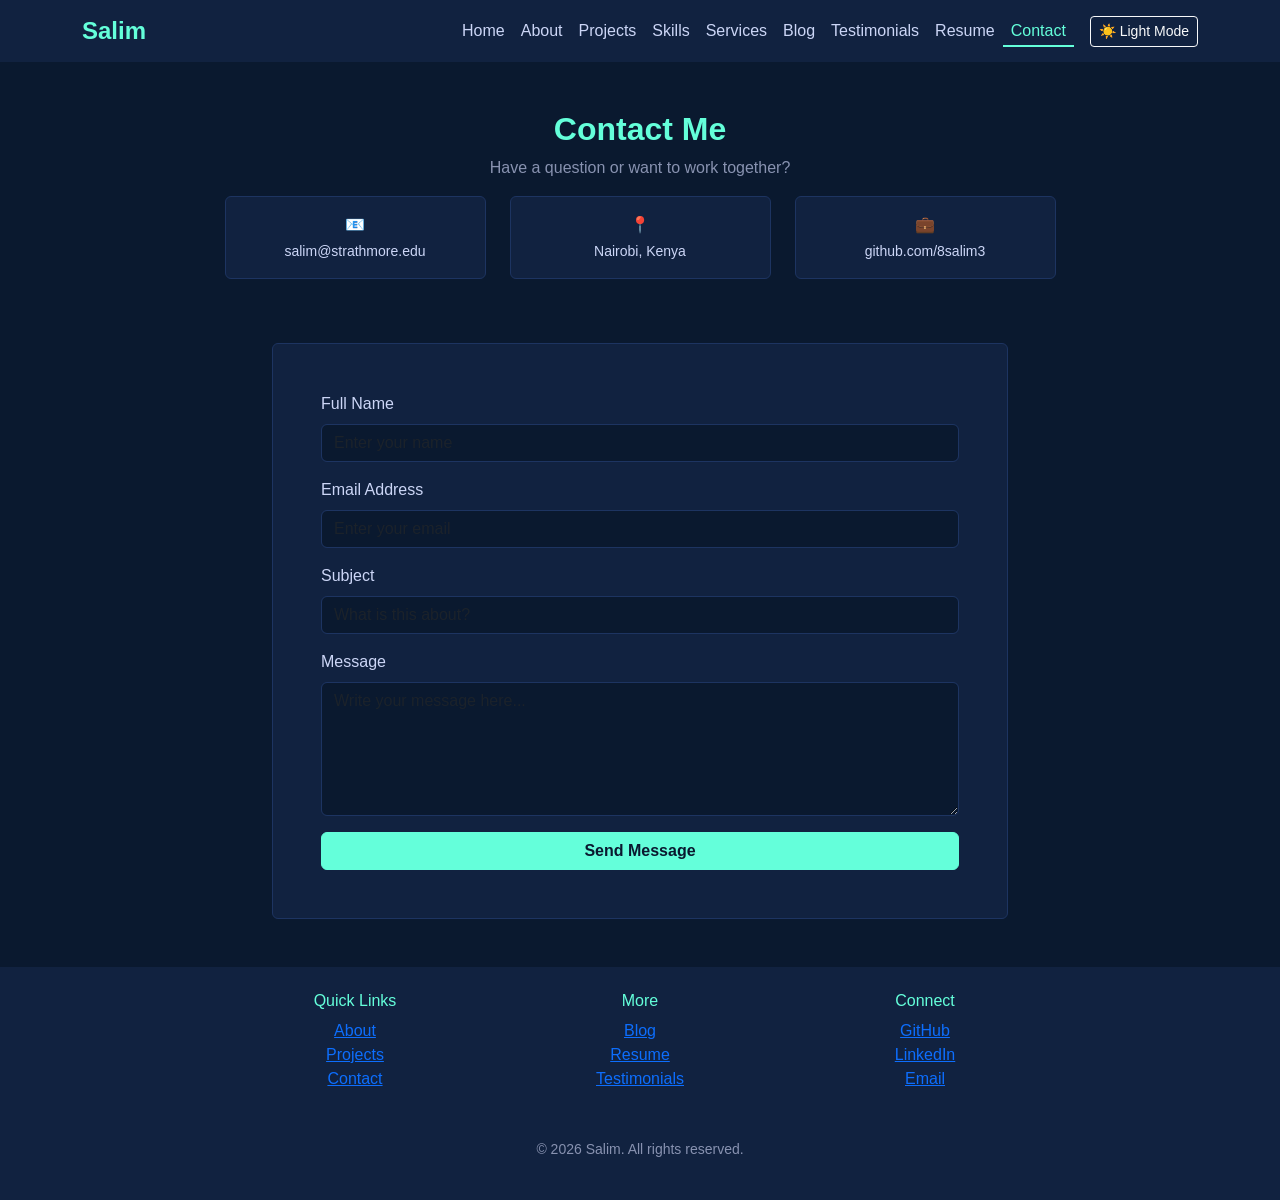
<file: contact.html>
<!DOCTYPE html>
<html lang="en">
<head>
    <meta charset="UTF-8">
    <meta name="viewport" content="width=device-width, initial-scale=1.0">
    <title>Contact | Salim</title>
    <link href="https://cdn.jsdelivr.net/npm/bootstrap@5.3.0/dist/css/bootstrap.min.css" rel="stylesheet">
    <link rel="stylesheet" href="css/style.css">
</head>
<body>

    <!-- 
        Page: Contact (contact.html)
        Author: Salim
        Description: Contact page with info cards and JavaScript validated contact form
        Last Updated: June 2026
    -->

    <!-- Navbar -->
    <nav class="navbar navbar-expand-lg navbar-dark bg-dark" aria-label="Main navigation">
        <div class="container">
            <a class="navbar-brand" href="index.html">Salim</a>
            <button class="navbar-toggler" type="button" data-bs-toggle="collapse" data-bs-target="#navbarNav" aria-controls="navbarNav" aria-expanded="false" aria-label="Toggle navigation">
                <span class="navbar-toggler-icon"></span>
            </button>
            <div class="collapse navbar-collapse" id="navbarNav">
                <ul class="navbar-nav ms-auto">
                    <li class="nav-item"><a class="nav-link" href="index.html">Home</a></li>
                    <li class="nav-item"><a class="nav-link" href="about.html">About</a></li>
                    <li class="nav-item"><a class="nav-link" href="projects.html">Projects</a></li>
                    <li class="nav-item"><a class="nav-link" href="skills.html">Skills</a></li>
                    <li class="nav-item"><a class="nav-link" href="services.html">Services</a></li>
                    <li class="nav-item"><a class="nav-link" href="blog.html">Blog</a></li>
                    <li class="nav-item"><a class="nav-link" href="testimonials.html">Testimonials</a></li>
                    <li class="nav-item"><a class="nav-link" href="resume.html">Resume</a></li>
                    <li class="nav-item"><a class="nav-link active" href="contact.html">Contact</a></li>
                </ul>
                <button id="modeToggle" class="btn btn-outline-light btn-sm ms-lg-3 mt-2 mt-lg-0" onclick="toggleMode()" aria-label="Toggle light and dark mode">☀️ Light Mode</button>
            </div>
        </div>
    </nav>

    <!-- Contact Section -->
    <section class="py-5">
        <div class="container">
            <h2 class="section-title text-center mb-2">Contact Me</h2>
            <p class="text-center text-muted mb-3">Have a question or want to work together?</p>

            <!-- Contact Info Cards -->
            <div class="row justify-content-center mb-5">
                <div class="col-md-3 mb-3">
                    <div class="contact-info-card text-center p-3 rounded">
                        <p class="mb-1">📧</p>
                        <p class="mb-0 small">salim@strathmore.edu</p>
                    </div>
                </div>
                <div class="col-md-3 mb-3">
                    <div class="contact-info-card text-center p-3 rounded">
                        <p class="mb-1">📍</p>
                        <p class="mb-0 small">Nairobi, Kenya</p>
                    </div>
                </div>
                <div class="col-md-3 mb-3">
                    <div class="contact-info-card text-center p-3 rounded">
                        <p class="mb-1">💼</p>
                        <p class="mb-0 small">github.com/8salim3</p>
                    </div>
                </div>
            </div>
            <div class="row justify-content-center">
                <div class="col-md-8">
                    <div class="contact-form p-5 rounded">
                        <form id="contactForm">
                            <div class="mb-3">
                                <label for="name" class="form-label">Full Name</label>
                                <input type="text" class="form-control" id="name" placeholder="Enter your name" aria-required="true" aria-describedby="nameHelp">
                                <div class="invalid-feedback" id="nameHelp">Please enter your name.</div>
                            </div>
                            <div class="mb-3">
                                <label for="email" class="form-label">Email Address</label>
                                <input type="email" class="form-control" id="email" placeholder="Enter your email" aria-required="true" aria-describedby="emailHelp">
                                <div class="invalid-feedback" id="emailHelp">Please enter a valid email.</div>
                            </div>
                            <div class="mb-3">
                                <label for="subject" class="form-label">Subject</label>
                                <input type="text" class="form-control" id="subject" placeholder="What is this about?" aria-required="true" aria-describedby="subjectHelp">
                                <div class="invalid-feedback" id="subjectHelp">Please enter a subject.</div>
                            </div>
                            <div class="mb-3">
                                <label for="message" class="form-label">Message</label>
                                <textarea class="form-control" id="message" rows="5" placeholder="Write your message here..." aria-required="true" aria-describedby="messageHelp"></textarea>
                                <div class="invalid-feedback" id="messageHelp">Please enter a message.</div>
                            </div>
                            <button type="button" class="btn btn-primary w-100" onclick="validateForm()">Send Message</button>
                            <div id="successMessage" class="alert alert-success mt-3 d-none" role="alert" aria-live="polite">
                                ✅ Message sent successfully! I will get back to you soon.
                            </div>
                        </form>
                    </div>
                </div>
            </div>
        </div>
    </section>

    <!-- Footer -->
    <footer class="text-center py-4">
        <div class="container">
            <div class="row justify-content-center mb-3">
                <div class="col-md-3 mb-3">
                    <h6 class="accent-text">Quick Links</h6>
                    <ul class="list-unstyled">
                        <li><a href="about.html" class="social-link">About</a></li>
                        <li><a href="projects.html" class="social-link">Projects</a></li>
                        <li><a href="contact.html" class="social-link">Contact</a></li>
                    </ul>
                </div>
                <div class="col-md-3 mb-3">
                    <h6 class="accent-text">More</h6>
                    <ul class="list-unstyled">
                        <li><a href="blog.html" class="social-link">Blog</a></li>
                        <li><a href="resume.html" class="social-link">Resume</a></li>
                        <li><a href="testimonials.html" class="social-link">Testimonials</a></li>
                    </ul>
                </div>
                <div class="col-md-3 mb-3">
                    <h6 class="accent-text">Connect</h6>
                    <ul class="list-unstyled">
                        <li><a href="https://github.com/8salim3" target="_blank" class="social-link" data-bs-toggle="tooltip" title="View my GitHub profile">GitHub</a></li>
                        <li><a href="https://linkedin.com" target="_blank" class="social-link" data-bs-toggle="tooltip" title="Connect on LinkedIn">LinkedIn</a></li>
                        <li><a href="mailto:salim@strathmore.edu" class="social-link" data-bs-toggle="tooltip" title="Send me an email">Email</a></li>
                    </ul>
                </div>
            </div>
            <p class="text-muted small">&copy; 2026 Salim. All rights reserved.</p>
        </div>
    </footer>

    <button id="backToTop" onclick="scrollToTop()" aria-label="Back to top" data-bs-toggle="tooltip" title="Back to top">↑</button>

    <script src="https://cdn.jsdelivr.net/npm/bootstrap@5.3.0/dist/js/bootstrap.bundle.min.js"></script>
    <script src="js/main.js"></script>
</body>
</html>
</file>
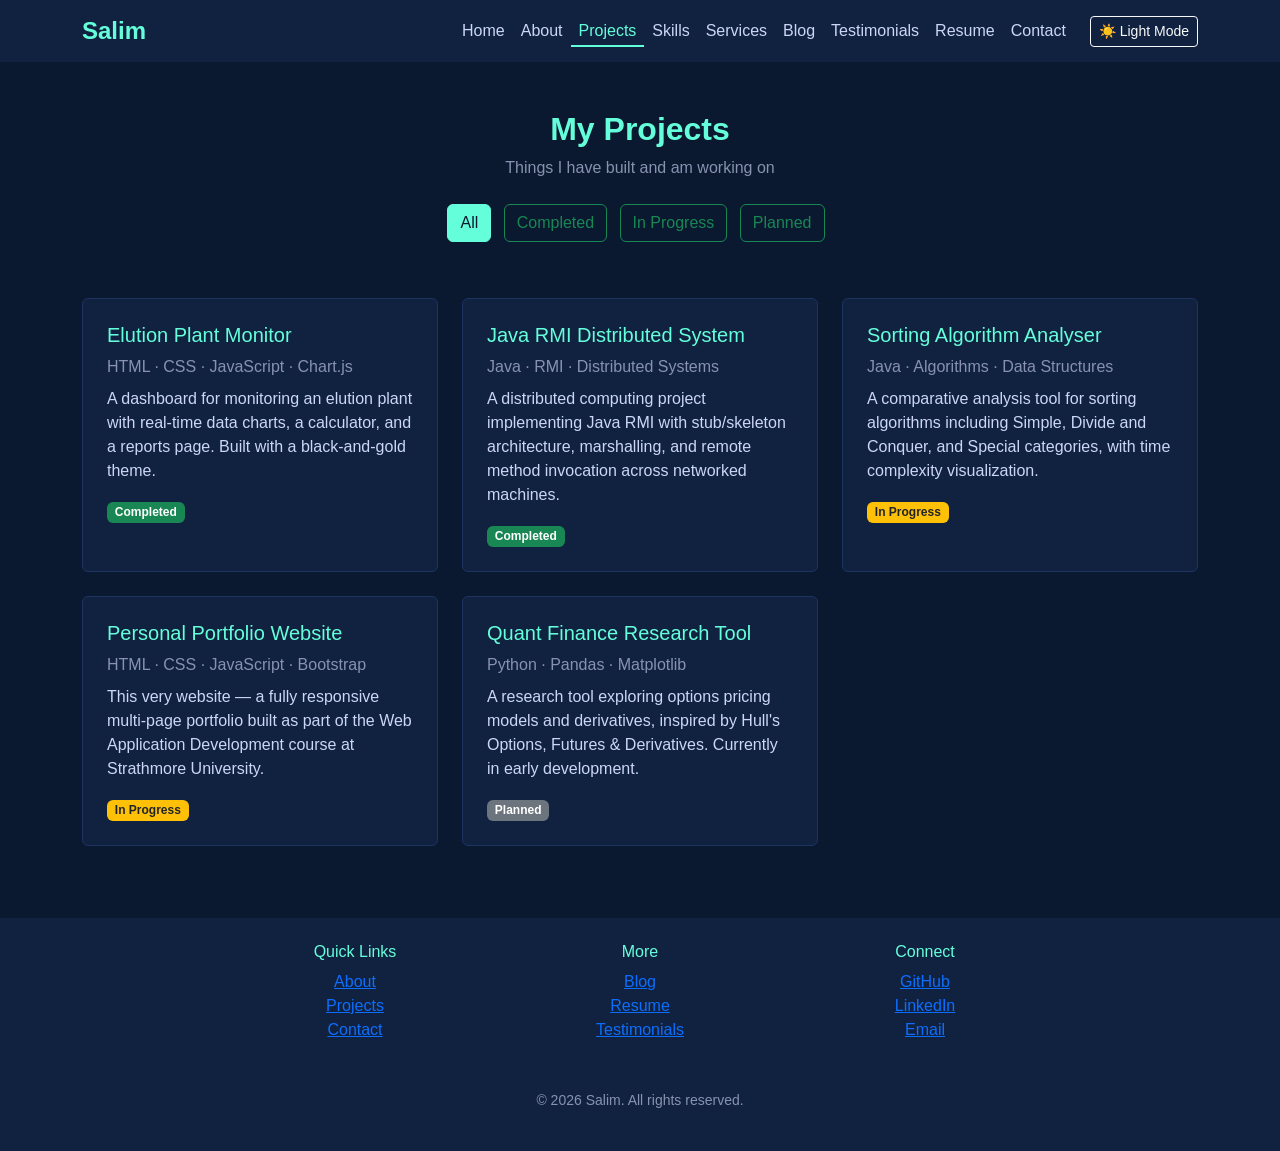
<file: projects.html>
<!DOCTYPE html>
<html lang="en">
<head>
    <meta charset="UTF-8">
    <meta name="viewport" content="width=device-width, initial-scale=1.0">
    <title>Projects | Salim</title>
    <link href="https://cdn.jsdelivr.net/npm/bootstrap@5.3.0/dist/css/bootstrap.min.css" rel="stylesheet">
    <link rel="stylesheet" href="css/style.css">
</head>
<body>

    <!-- Navbar -->
    <nav class="navbar navbar-expand-lg navbar-dark bg-dark" aria-label="Main navigation">
        <div class="container">
            <a class="navbar-brand" href="index.html">Salim</a>
            <button class="navbar-toggler" type="button" data-bs-toggle="collapse" data-bs-target="#navbarNav" aria-controls="navbarNav" aria-expanded="false" aria-label="Toggle navigation">
                <span class="navbar-toggler-icon"></span>
            </button>
            <div class="collapse navbar-collapse" id="navbarNav">
                <ul class="navbar-nav ms-auto">
                    <li class="nav-item"><a class="nav-link" href="index.html">Home</a></li>
                    <li class="nav-item"><a class="nav-link" href="about.html">About</a></li>
                    <li class="nav-item"><a class="nav-link active" href="projects.html">Projects</a></li>
                    <li class="nav-item"><a class="nav-link" href="skills.html">Skills</a></li>
                    <li class="nav-item"><a class="nav-link" href="services.html">Services</a></li>
                    <li class="nav-item"><a class="nav-link" href="blog.html">Blog</a></li>
                    <li class="nav-item"><a class="nav-link" href="testimonials.html">Testimonials</a></li>
                    <li class="nav-item"><a class="nav-link" href="resume.html">Resume</a></li>
                    <li class="nav-item"><a class="nav-link" href="contact.html">Contact</a></li>
                </ul>
                <button id="modeToggle" class="btn btn-outline-light btn-sm ms-lg-3 mt-2 mt-lg-0" onclick="toggleMode()" aria-label="Toggle light and dark mode">☀️ Light Mode</button>
            </div>
        </div>
    </nav>

    <!-- Projects Section -->
    <section class="py-5">
        <div class="container">
            <h2 class="section-title text-center mb-2">My Projects</h2>
            <p class="text-center text-muted mb-4">Things I have built and am working on</p>

            <!-- Filter Buttons -->
            <div class="text-center mb-5">
                <button class="filter-btn btn btn-outline-success me-2 mb-2 active-filter" onclick="filterProjects('all')">All</button>
                <button class="filter-btn btn btn-outline-success me-2 mb-2" onclick="filterProjects('completed')">Completed</button>
                <button class="filter-btn btn btn-outline-success me-2 mb-2" onclick="filterProjects('progress')">In Progress</button>
                <button class="filter-btn btn btn-outline-success me-2 mb-2" onclick="filterProjects('planned')">Planned</button>
            </div>

            <div class="row" id="projectsGrid">

                <!-- Project 1 -->
                <div class="col-md-4 mb-4 project-item" data-status="completed">
                    <div class="project-card p-4 rounded h-100">
                        <h5 class="accent-text">Elution Plant Monitor</h5>
                        <p class="text-muted mb-2">HTML · CSS · JavaScript · Chart.js</p>
                        <p>A dashboard for monitoring an elution plant with real-time data charts, a calculator, and a reports page. Built with a black-and-gold theme.</p>
                        <span class="badge bg-success">Completed</span>
                    </div>
                </div>

                <!-- Project 2 -->
                <div class="col-md-4 mb-4 project-item" data-status="completed">
                    <div class="project-card p-4 rounded h-100">
                        <h5 class="accent-text">Java RMI Distributed System</h5>
                        <p class="text-muted mb-2">Java · RMI · Distributed Systems</p>
                        <p>A distributed computing project implementing Java RMI with stub/skeleton architecture, marshalling, and remote method invocation across networked machines.</p>
                        <span class="badge bg-success">Completed</span>
                    </div>
                </div>

                <!-- Project 3 -->
                <div class="col-md-4 mb-4 project-item" data-status="progress">
                    <div class="project-card p-4 rounded h-100">
                        <h5 class="accent-text">Sorting Algorithm Analyser</h5>
                        <p class="text-muted mb-2">Java · Algorithms · Data Structures</p>
                        <p>A comparative analysis tool for sorting algorithms including Simple, Divide and Conquer, and Special categories, with time complexity visualization.</p>
                        <span class="badge bg-warning text-dark">In Progress</span>
                    </div>
                </div>

                <!-- Project 4 -->
                <div class="col-md-4 mb-4 project-item" data-status="progress">
                    <div class="project-card p-4 rounded h-100">
                        <h5 class="accent-text">Personal Portfolio Website</h5>
                        <p class="text-muted mb-2">HTML · CSS · JavaScript · Bootstrap</p>
                        <p>This very website — a fully responsive multi-page portfolio built as part of the Web Application Development course at Strathmore University.</p>
                        <span class="badge bg-warning text-dark">In Progress</span>
                    </div>
                </div>

                <!-- Project 5 -->
                <div class="col-md-4 mb-4 project-item" data-status="planned">
                    <div class="project-card p-4 rounded h-100">
                        <h5 class="accent-text">Quant Finance Research Tool</h5>
                        <p class="text-muted mb-2">Python · Pandas · Matplotlib</p>
                        <p>A research tool exploring options pricing models and derivatives, inspired by Hull's Options, Futures & Derivatives. Currently in early development.</p>
                        <span class="badge bg-secondary">Planned</span>
                    </div>
                </div>

            </div>
        </div>
    </section>

    <!-- Footer -->
    <footer class="text-center py-4">
        <div class="container">
            <div class="row justify-content-center mb-3">
                <div class="col-md-3 mb-3">
                    <h6 class="accent-text">Quick Links</h6>
                    <ul class="list-unstyled">
                        <li><a href="about.html" class="social-link">About</a></li>
                        <li><a href="projects.html" class="social-link">Projects</a></li>
                        <li><a href="contact.html" class="social-link">Contact</a></li>
                    </ul>
                </div>
                <div class="col-md-3 mb-3">
                    <h6 class="accent-text">More</h6>
                    <ul class="list-unstyled">
                        <li><a href="blog.html" class="social-link">Blog</a></li>
                        <li><a href="resume.html" class="social-link">Resume</a></li>
                        <li><a href="testimonials.html" class="social-link">Testimonials</a></li>
                    </ul>
                </div>
                <div class="col-md-3 mb-3">
                    <h6 class="accent-text">Connect</h6>
                    <ul class="list-unstyled">
                        <li><a href="https://github.com/8salim3" target="_blank" class="social-link" data-bs-toggle="tooltip" title="View my GitHub profile">GitHub</a></li>
                        <li><a href="https://linkedin.com" target="_blank" class="social-link" data-bs-toggle="tooltip" title="Connect on LinkedIn">LinkedIn</a></li>
                        <li><a href="mailto:salim@strathmore.edu" class="social-link" data-bs-toggle="tooltip" title="Send me an email">Email</a></li>
                    </ul>
                </div>
            </div>
            <p class="text-muted small">&copy; 2026 Salim. All rights reserved.</p>
        </div>
    </footer>

    <button id="backToTop" onclick="scrollToTop()" aria-label="Back to top" data-bs-toggle="tooltip" title="Back to top">↑</button>

    <script src="https://cdn.jsdelivr.net/npm/bootstrap@5.3.0/dist/js/bootstrap.bundle.min.js"></script>
    <script src="js/main.js"></script>
</body>
</html>
</file>
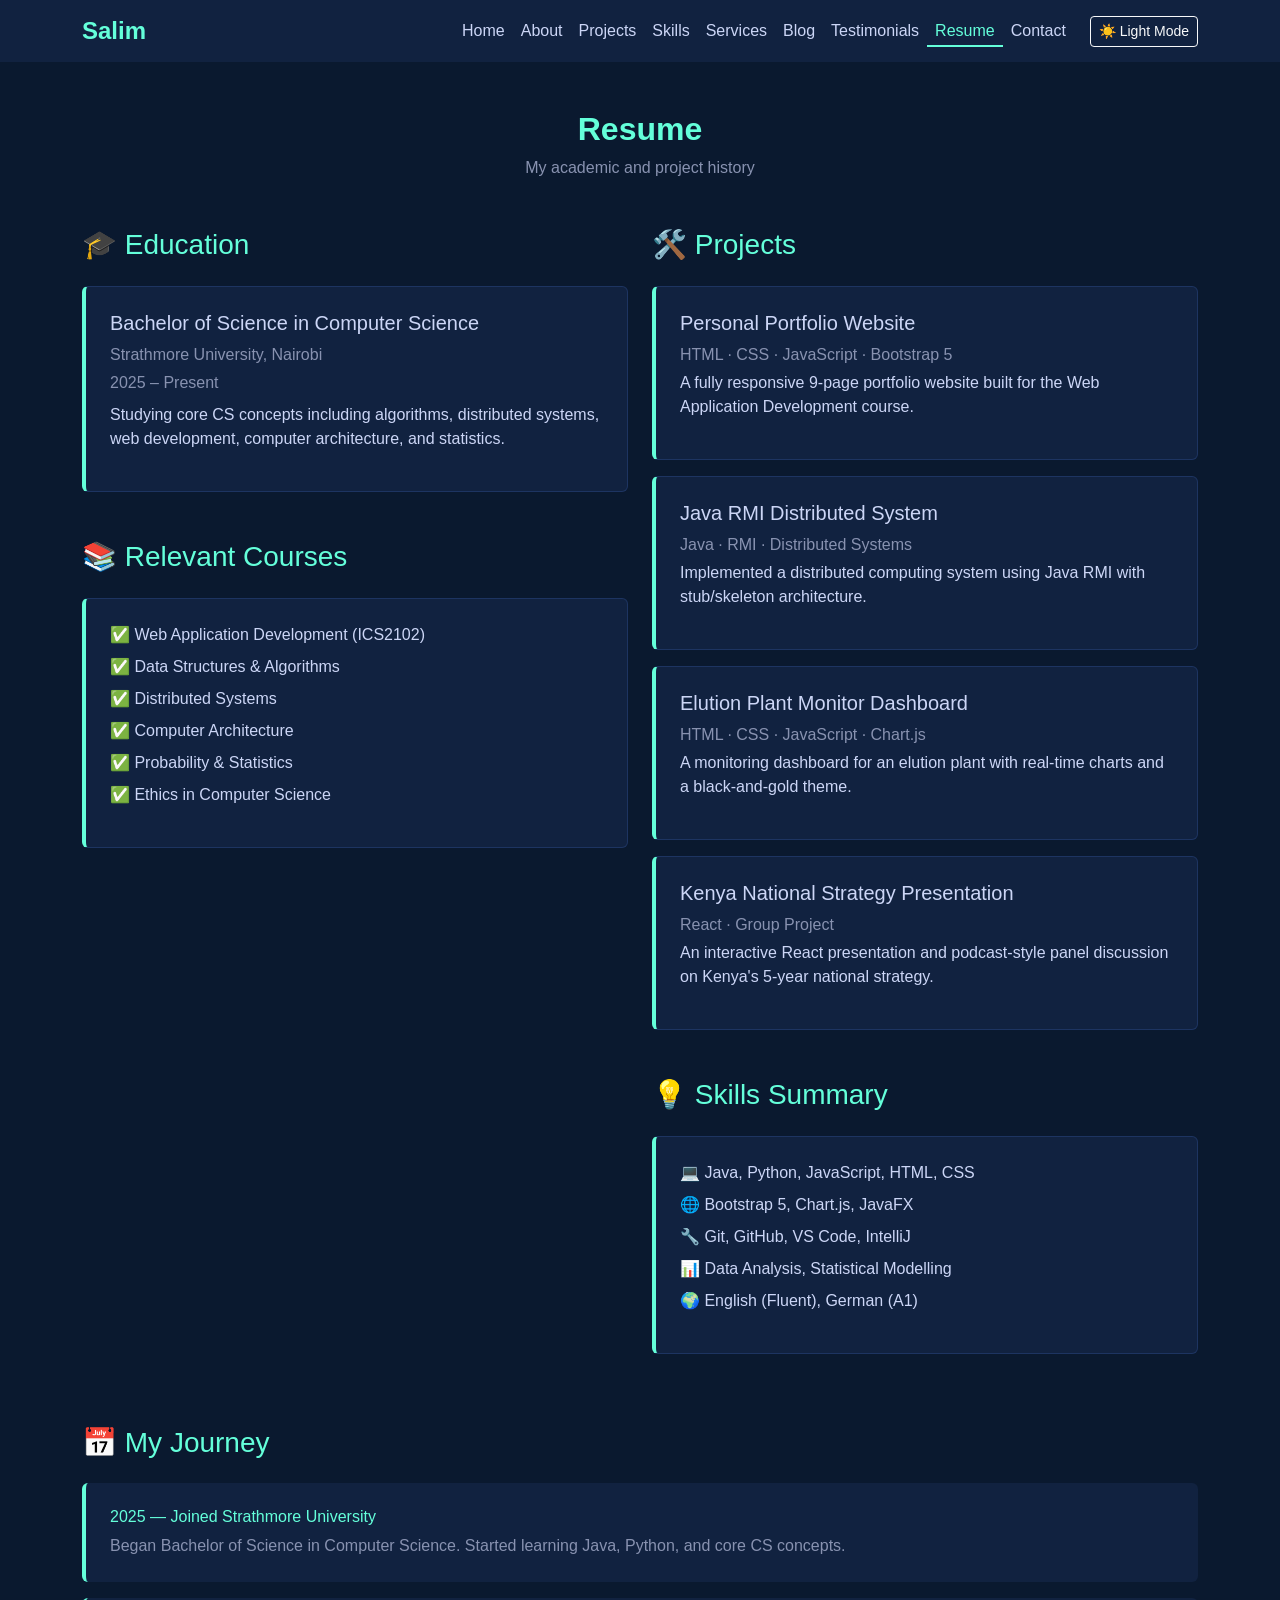
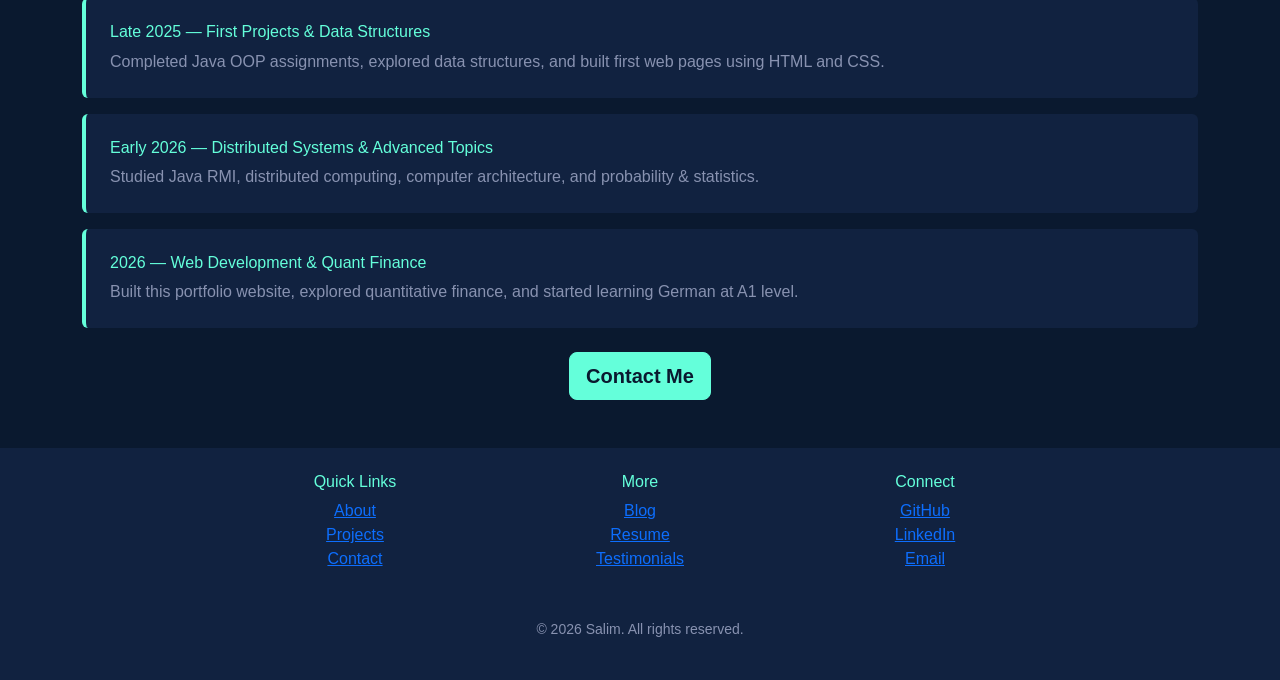
<file: resume.html>
<!DOCTYPE html>
<html lang="en">
<head>
    <meta charset="UTF-8">
    <meta name="viewport" content="width=device-width, initial-scale=1.0">
    <title>Resume | Salim</title>
    <link href="https://cdn.jsdelivr.net/npm/bootstrap@5.3.0/dist/css/bootstrap.min.css" rel="stylesheet">
    <link rel="stylesheet" href="css/style.css">
</head>
<body>

    <!-- Navbar -->
    <nav class="navbar navbar-expand-lg navbar-dark bg-dark" aria-label="Main navigation">
        <div class="container">
            <a class="navbar-brand" href="index.html">Salim</a>
            <button class="navbar-toggler" type="button" data-bs-toggle="collapse" data-bs-target="#navbarNav" aria-controls="navbarNav" aria-expanded="false" aria-label="Toggle navigation">
                <span class="navbar-toggler-icon"></span>
            </button>
            <div class="collapse navbar-collapse" id="navbarNav">
                <ul class="navbar-nav ms-auto">
                    <li class="nav-item"><a class="nav-link" href="index.html">Home</a></li>
                    <li class="nav-item"><a class="nav-link" href="about.html">About</a></li>
                    <li class="nav-item"><a class="nav-link" href="projects.html">Projects</a></li>
                    <li class="nav-item"><a class="nav-link" href="skills.html">Skills</a></li>
                    <li class="nav-item"><a class="nav-link" href="services.html">Services</a></li>
                    <li class="nav-item"><a class="nav-link" href="blog.html">Blog</a></li>
                    <li class="nav-item"><a class="nav-link" href="testimonials.html">Testimonials</a></li>
                    <li class="nav-item"><a class="nav-link active" href="resume.html">Resume</a></li>
                    <li class="nav-item"><a class="nav-link" href="contact.html">Contact</a></li>
                </ul>
                <button id="modeToggle" class="btn btn-outline-light btn-sm ms-lg-3 mt-2 mt-lg-0" onclick="toggleMode()" aria-label="Toggle light and dark mode">☀️ Light Mode</button>
            </div>
        </div>
    </nav>

    <!-- Resume Section -->
    <section class="py-5">
        <div class="container">
            <h2 class="section-title text-center mb-2">Resume</h2>
            <p class="text-center text-muted mb-5">My academic and project history</p>

            <div class="row">
                <!-- Left Column -->
                <div class="col-md-6">

                    <!-- Education -->
                    <div class="resume-section mb-5">
                        <h3 class="accent-text mb-4">🎓 Education</h3>
                        <div class="resume-item p-4 rounded mb-3">
                            <h5>Bachelor of Science in Computer Science</h5>
                            <p class="text-muted mb-1">Strathmore University, Nairobi</p>
                            <p class="text-muted mb-2">2025 – Present</p>
                            <p>Studying core CS concepts including algorithms, distributed systems, web development, computer architecture, and statistics.</p>
                        </div>
                    </div>

                    <!-- Courses -->
                    <div class="resume-section mb-5">
                        <h3 class="accent-text mb-4">📚 Relevant Courses</h3>
                        <div class="resume-item p-4 rounded">
                            <ul class="list-unstyled">
                                <li class="mb-2">✅ Web Application Development (ICS2102)</li>
                                <li class="mb-2">✅ Data Structures & Algorithms</li>
                                <li class="mb-2">✅ Distributed Systems</li>
                                <li class="mb-2">✅ Computer Architecture</li>
                                <li class="mb-2">✅ Probability & Statistics</li>
                                <li class="mb-2">✅ Ethics in Computer Science</li>
                            </ul>
                        </div>
                    </div>

                </div>

                <!-- Right Column -->
                <div class="col-md-6">

                    <!-- Projects -->
                    <div class="resume-section mb-5">
                        <h3 class="accent-text mb-4">🛠️ Projects</h3>
                        <div class="resume-item p-4 rounded mb-3">
                            <h5>Personal Portfolio Website</h5>
                            <p class="text-muted mb-1">HTML · CSS · JavaScript · Bootstrap 5</p>
                            <p>A fully responsive 9-page portfolio website built for the Web Application Development course.</p>
                        </div>
                        <div class="resume-item p-4 rounded mb-3">
                            <h5>Java RMI Distributed System</h5>
                            <p class="text-muted mb-1">Java · RMI · Distributed Systems</p>
                            <p>Implemented a distributed computing system using Java RMI with stub/skeleton architecture.</p>
                        </div>
                        <div class="resume-item p-4 rounded mb-3">
                            <h5>Elution Plant Monitor Dashboard</h5>
                            <p class="text-muted mb-1">HTML · CSS · JavaScript · Chart.js</p>
                            <p>A monitoring dashboard for an elution plant with real-time charts and a black-and-gold theme.</p>
                        </div>
                        <div class="resume-item p-4 rounded mb-3">
                            <h5>Kenya National Strategy Presentation</h5>
                            <p class="text-muted mb-1">React · Group Project</p>
                            <p>An interactive React presentation and podcast-style panel discussion on Kenya's 5-year national strategy.</p>
                        </div>
                    </div>

                    <!-- Skills Summary -->
                    <div class="resume-section mb-5">
                        <h3 class="accent-text mb-4">💡 Skills Summary</h3>
                        <div class="resume-item p-4 rounded">
                            <ul class="list-unstyled">
                                <li class="mb-2">💻 Java, Python, JavaScript, HTML, CSS</li>
                                <li class="mb-2">🌐 Bootstrap 5, Chart.js, JavaFX</li>
                                <li class="mb-2">🔧 Git, GitHub, VS Code, IntelliJ</li>
                                <li class="mb-2">📊 Data Analysis, Statistical Modelling</li>
                                <li class="mb-2">🌍 English (Fluent), German (A1)</li>
                            </ul>
                        </div>
                    </div>

                </div>
            </div>
<!-- Timeline -->
            <div class="row mt-4">
                <div class="col-12">
                    <h3 class="accent-text mb-4">📅 My Journey</h3>
                </div>
                <div class="col-12">
                    <div class="timeline">

                        <div class="timeline-item p-4 rounded mb-3">
                            <h6 class="accent-text">2025 — Joined Strathmore University</h6>
                            <p class="text-muted mb-0">Began Bachelor of Science in Computer Science. Started learning Java, Python, and core CS concepts.</p>
                        </div>

                        <div class="timeline-item p-4 rounded mb-3">
                            <h6 class="accent-text">Late 2025 — First Projects & Data Structures</h6>
                            <p class="text-muted mb-0">Completed Java OOP assignments, explored data structures, and built first web pages using HTML and CSS.</p>
                        </div>

                        <div class="timeline-item p-4 rounded mb-3">
                            <h6 class="accent-text">Early 2026 — Distributed Systems & Advanced Topics</h6>
                            <p class="text-muted mb-0">Studied Java RMI, distributed computing, computer architecture, and probability & statistics.</p>
                        </div>

                        <div class="timeline-item p-4 rounded mb-3">
                            <h6 class="accent-text">2026 — Web Development & Quant Finance</h6>
                            <p class="text-muted mb-0">Built this portfolio website, explored quantitative finance, and started learning German at A1 level.</p>
                        </div>

                    </div>
                </div>
            </div>
            <!-- CTA -->
            <div class="text-center mt-2">
                <a href="contact.html" class="btn btn-primary btn-lg">Contact Me</a>
            </div>

        </div>
    </section>
    <!-- Footer -->
    <footer class="text-center py-4">
        <div class="container">
            <div class="row justify-content-center mb-3">
                <div class="col-md-3 mb-3">
                    <h6 class="accent-text">Quick Links</h6>
                    <ul class="list-unstyled">
                        <li><a href="about.html" class="social-link">About</a></li>
                        <li><a href="projects.html" class="social-link">Projects</a></li>
                        <li><a href="contact.html" class="social-link">Contact</a></li>
                    </ul>
                </div>
                <div class="col-md-3 mb-3">
                    <h6 class="accent-text">More</h6>
                    <ul class="list-unstyled">
                        <li><a href="blog.html" class="social-link">Blog</a></li>
                        <li><a href="resume.html" class="social-link">Resume</a></li>
                        <li><a href="testimonials.html" class="social-link">Testimonials</a></li>
                    </ul>
                </div>
                <div class="col-md-3 mb-3">
                    <h6 class="accent-text">Connect</h6>
                    <ul class="list-unstyled">
                        <li><a href="https://github.com/8salim3" target="_blank" class="social-link" data-bs-toggle="tooltip" title="View my GitHub profile">GitHub</a></li>
                        <li><a href="https://linkedin.com" target="_blank" class="social-link" data-bs-toggle="tooltip" title="Connect on LinkedIn">LinkedIn</a></li>
                        <li><a href="mailto:salim@strathmore.edu" class="social-link" data-bs-toggle="tooltip" title="Send me an email">Email</a></li>
                    </ul>
                </div>
            </div>
            <p class="text-muted small">&copy; 2026 Salim. All rights reserved.</p>
        </div>
    </footer>

    <button id="backToTop" onclick="scrollToTop()" aria-label="Back to top" data-bs-toggle="tooltip" title="Back to top">↑</button>

    <script src="https://cdn.jsdelivr.net/npm/bootstrap@5.3.0/dist/js/bootstrap.bundle.min.js"></script>
    <script src="js/main.js"></script>
</body>
</html>
</file>
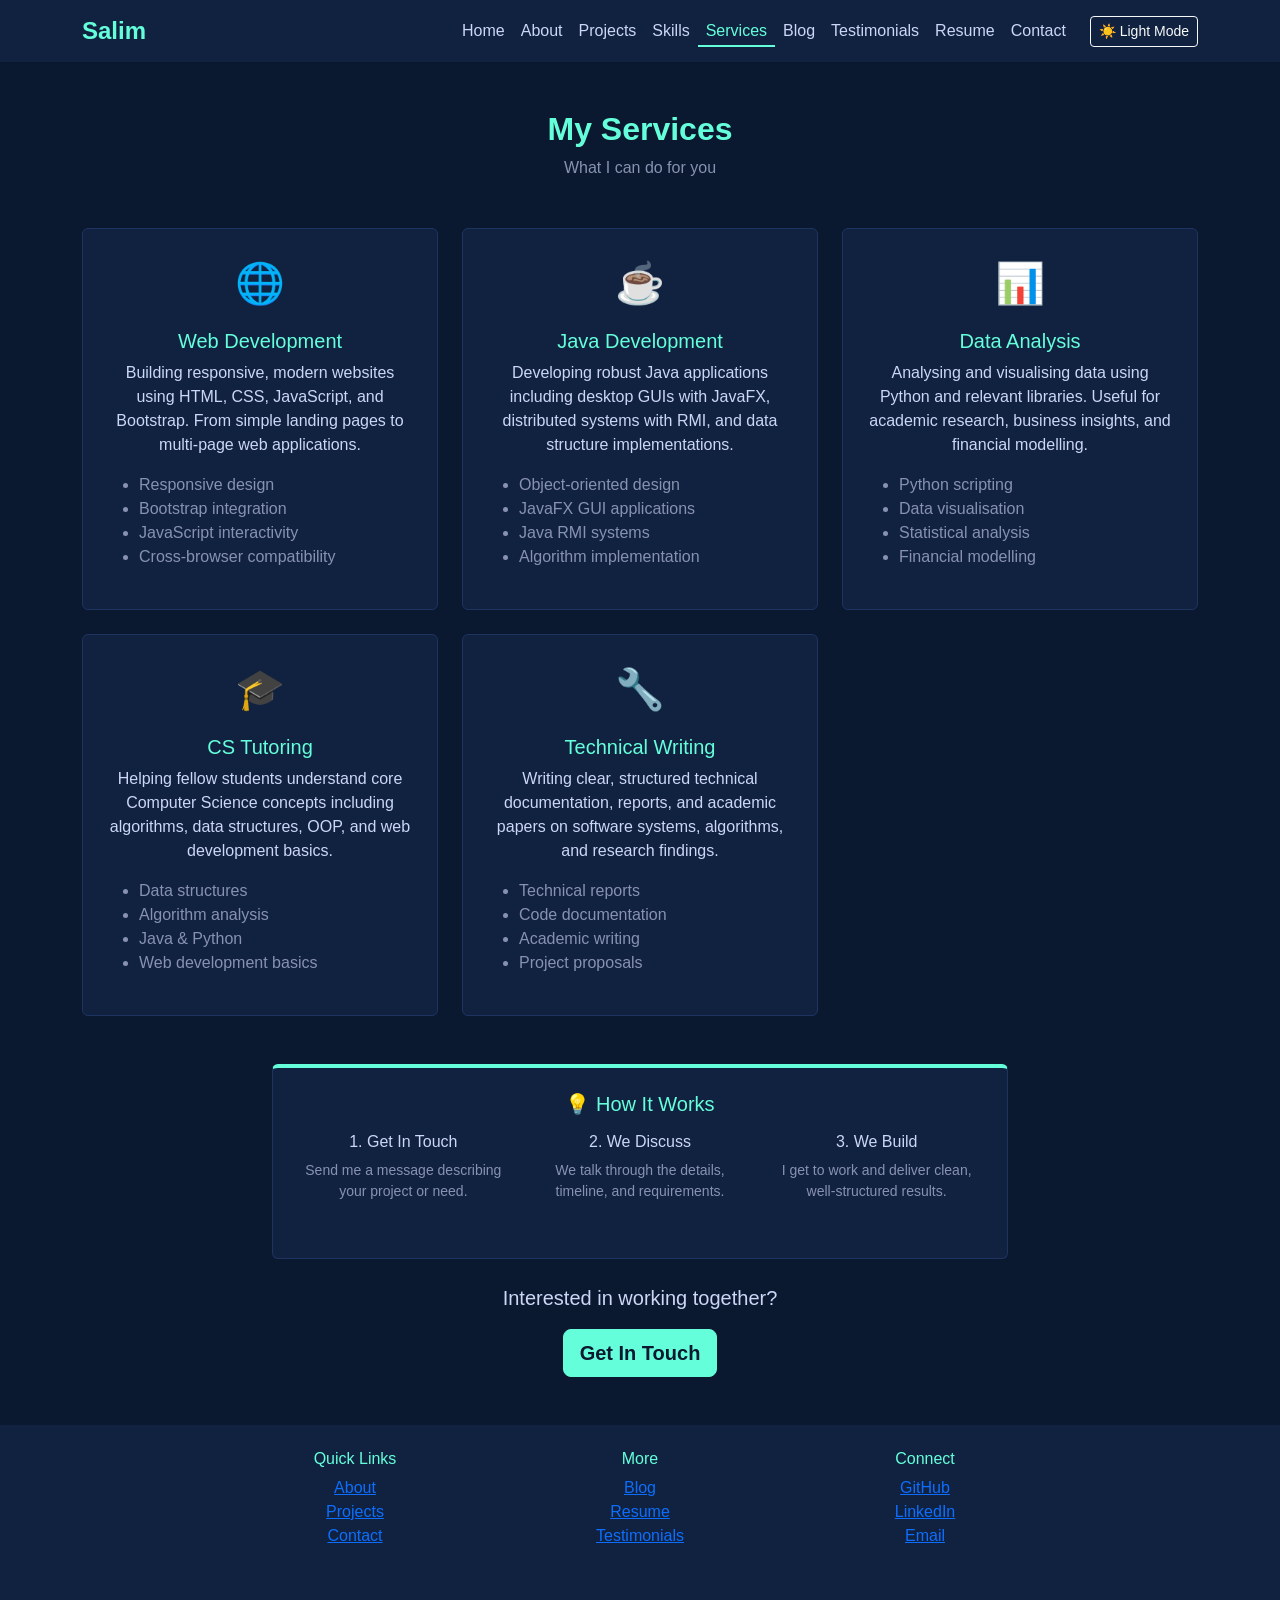
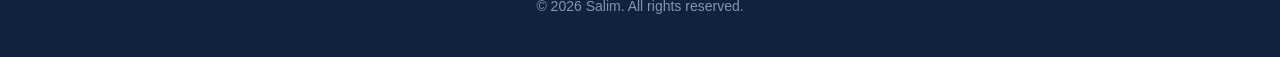
<file: services.html>
<!DOCTYPE html>
<html lang="en">
<head>
    <meta charset="UTF-8">
    <meta name="viewport" content="width=device-width, initial-scale=1.0">
    <title>Services | Salim</title>
    <link href="https://cdn.jsdelivr.net/npm/bootstrap@5.3.0/dist/css/bootstrap.min.css" rel="stylesheet">
    <link rel="stylesheet" href="css/style.css">
</head>
<body>

    <!-- Navbar -->
    <nav class="navbar navbar-expand-lg navbar-dark bg-dark" aria-label="Main navigation">
        <div class="container">
            <a class="navbar-brand" href="index.html">Salim</a>
            <button class="navbar-toggler" type="button" data-bs-toggle="collapse" data-bs-target="#navbarNav" aria-controls="navbarNav" aria-expanded="false" aria-label="Toggle navigation">
                <span class="navbar-toggler-icon"></span>
            </button>
            <div class="collapse navbar-collapse" id="navbarNav">
                <ul class="navbar-nav ms-auto">
                    <li class="nav-item"><a class="nav-link" href="index.html">Home</a></li>
                    <li class="nav-item"><a class="nav-link" href="about.html">About</a></li>
                    <li class="nav-item"><a class="nav-link" href="projects.html">Projects</a></li>
                    <li class="nav-item"><a class="nav-link" href="skills.html">Skills</a></li>
                    <li class="nav-item"><a class="nav-link active" href="services.html">Services</a></li>
                    <li class="nav-item"><a class="nav-link" href="blog.html">Blog</a></li>
                    <li class="nav-item"><a class="nav-link" href="testimonials.html">Testimonials</a></li>
                    <li class="nav-item"><a class="nav-link" href="resume.html">Resume</a></li>
                    <li class="nav-item"><a class="nav-link" href="contact.html">Contact</a></li>
                </ul>
                <button id="modeToggle" class="btn btn-outline-light btn-sm ms-lg-3 mt-2 mt-lg-0" onclick="toggleMode()" aria-label="Toggle light and dark mode">☀️ Light Mode</button>
            </div>
        </div>
    </nav>

    <!-- Services Section -->
    <section class="py-5">
        <div class="container">
            <h2 class="section-title text-center mb-2">My Services</h2>
            <p class="text-center text-muted mb-5">What I can do for you</p>
            <div class="row">

                <!-- Service 1 -->
                <div class="col-md-4 mb-4">
                    <div class="service-card text-center p-4 rounded h-100">
                        <div class="service-icon mb-3">🌐</div>
                        <h5 class="accent-text">Web Development</h5>
                        <p>Building responsive, modern websites using HTML, CSS, JavaScript, and Bootstrap. From simple landing pages to multi-page web applications.</p>
                        <ul class="text-start text-muted">
                            <li>Responsive design</li>
                            <li>Bootstrap integration</li>
                            <li>JavaScript interactivity</li>
                            <li>Cross-browser compatibility</li>
                        </ul>
                    </div>
                </div>

                <!-- Service 2 -->
                <div class="col-md-4 mb-4">
                    <div class="service-card text-center p-4 rounded h-100">
                        <div class="service-icon mb-3">☕</div>
                        <h5 class="accent-text">Java Development</h5>
                        <p>Developing robust Java applications including desktop GUIs with JavaFX, distributed systems with RMI, and data structure implementations.</p>
                        <ul class="text-start text-muted">
                            <li>Object-oriented design</li>
                            <li>JavaFX GUI applications</li>
                            <li>Java RMI systems</li>
                            <li>Algorithm implementation</li>
                        </ul>
                    </div>
                </div>

                <!-- Service 3 -->
                <div class="col-md-4 mb-4">
                    <div class="service-card text-center p-4 rounded h-100">
                        <div class="service-icon mb-3">📊</div>
                        <h5 class="accent-text">Data Analysis</h5>
                        <p>Analysing and visualising data using Python and relevant libraries. Useful for academic research, business insights, and financial modelling.</p>
                        <ul class="text-start text-muted">
                            <li>Python scripting</li>
                            <li>Data visualisation</li>
                            <li>Statistical analysis</li>
                            <li>Financial modelling</li>
                        </ul>
                    </div>
                </div>

                <!-- Service 4 -->
                <div class="col-md-4 mb-4">
                    <div class="service-card text-center p-4 rounded h-100">
                        <div class="service-icon mb-3">🎓</div>
                        <h5 class="accent-text">CS Tutoring</h5>
                        <p>Helping fellow students understand core Computer Science concepts including algorithms, data structures, OOP, and web development basics.</p>
                        <ul class="text-start text-muted">
                            <li>Data structures</li>
                            <li>Algorithm analysis</li>
                            <li>Java & Python</li>
                            <li>Web development basics</li>
                        </ul>
                    </div>
                </div>

                <!-- Service 5 -->
                <div class="col-md-4 mb-4">
                    <div class="service-card text-center p-4 rounded h-100">
                        <div class="service-icon mb-3">🔧</div>
                        <h5 class="accent-text">Technical Writing</h5>
                        <p>Writing clear, structured technical documentation, reports, and academic papers on software systems, algorithms, and research findings.</p>
                        <ul class="text-start text-muted">
                            <li>Technical reports</li>
                            <li>Code documentation</li>
                            <li>Academic writing</li>
                            <li>Project proposals</li>
                        </ul>
                    </div>
                </div>

            </div>

            <!-- Pricing Note -->
            <div class="row justify-content-center mt-4 mb-4">
                <div class="col-md-8">
                    <div class="pricing-note p-4 rounded text-center">
                        <h5 class="accent-text mb-3">💡 How It Works</h5>
                        <div class="row">
                            <div class="col-md-4 mb-3">
                                <h6>1. Get In Touch</h6>
                                <p class="text-muted small">Send me a message describing your project or need.</p>
                            </div>
                            <div class="col-md-4 mb-3">
                                <h6>2. We Discuss</h6>
                                <p class="text-muted small">We talk through the details, timeline, and requirements.</p>
                            </div>
                            <div class="col-md-4 mb-3">
                                <h6>3. We Build</h6>
                                <p class="text-muted small">I get to work and deliver clean, well-structured results.</p>
                            </div>
                        </div>
                    </div>
                </div>
            </div>

            <!-- CTA -->
            <div class="text-center mt-4">
                <p class="lead">Interested in working together?</p>
                <a href="contact.html" class="btn btn-primary btn-lg">Get In Touch</a>
            </div>

        </div>
    </section>

    <!-- Footer -->
    <footer class="text-center py-4">
        <div class="container">
            <div class="row justify-content-center mb-3">
                <div class="col-md-3 mb-3">
                    <h6 class="accent-text">Quick Links</h6>
                    <ul class="list-unstyled">
                        <li><a href="about.html" class="social-link">About</a></li>
                        <li><a href="projects.html" class="social-link">Projects</a></li>
                        <li><a href="contact.html" class="social-link">Contact</a></li>
                    </ul>
                </div>
                <div class="col-md-3 mb-3">
                    <h6 class="accent-text">More</h6>
                    <ul class="list-unstyled">
                        <li><a href="blog.html" class="social-link">Blog</a></li>
                        <li><a href="resume.html" class="social-link">Resume</a></li>
                        <li><a href="testimonials.html" class="social-link">Testimonials</a></li>
                    </ul>
                </div>
                <div class="col-md-3 mb-3">
                    <h6 class="accent-text">Connect</h6>
                    <ul class="list-unstyled">
                        <li><a href="https://github.com/8salim3" target="_blank" class="social-link" data-bs-toggle="tooltip" title="View my GitHub profile">GitHub</a></li>
                        <li><a href="https://linkedin.com" target="_blank" class="social-link" data-bs-toggle="tooltip" title="Connect on LinkedIn">LinkedIn</a></li>
                        <li><a href="mailto:salim@strathmore.edu" class="social-link" data-bs-toggle="tooltip" title="Send me an email">Email</a></li>
                    </ul>
                </div>
            </div>
            <p class="text-muted small">&copy; 2026 Salim. All rights reserved.</p>
        </div>
    </footer>

    <button id="backToTop" onclick="scrollToTop()" aria-label="Back to top" data-bs-toggle="tooltip" title="Back to top">↑</button>

    <script src="https://cdn.jsdelivr.net/npm/bootstrap@5.3.0/dist/js/bootstrap.bundle.min.js"></script>
    <script src="js/main.js"></script>
</body>
</html>
</file>
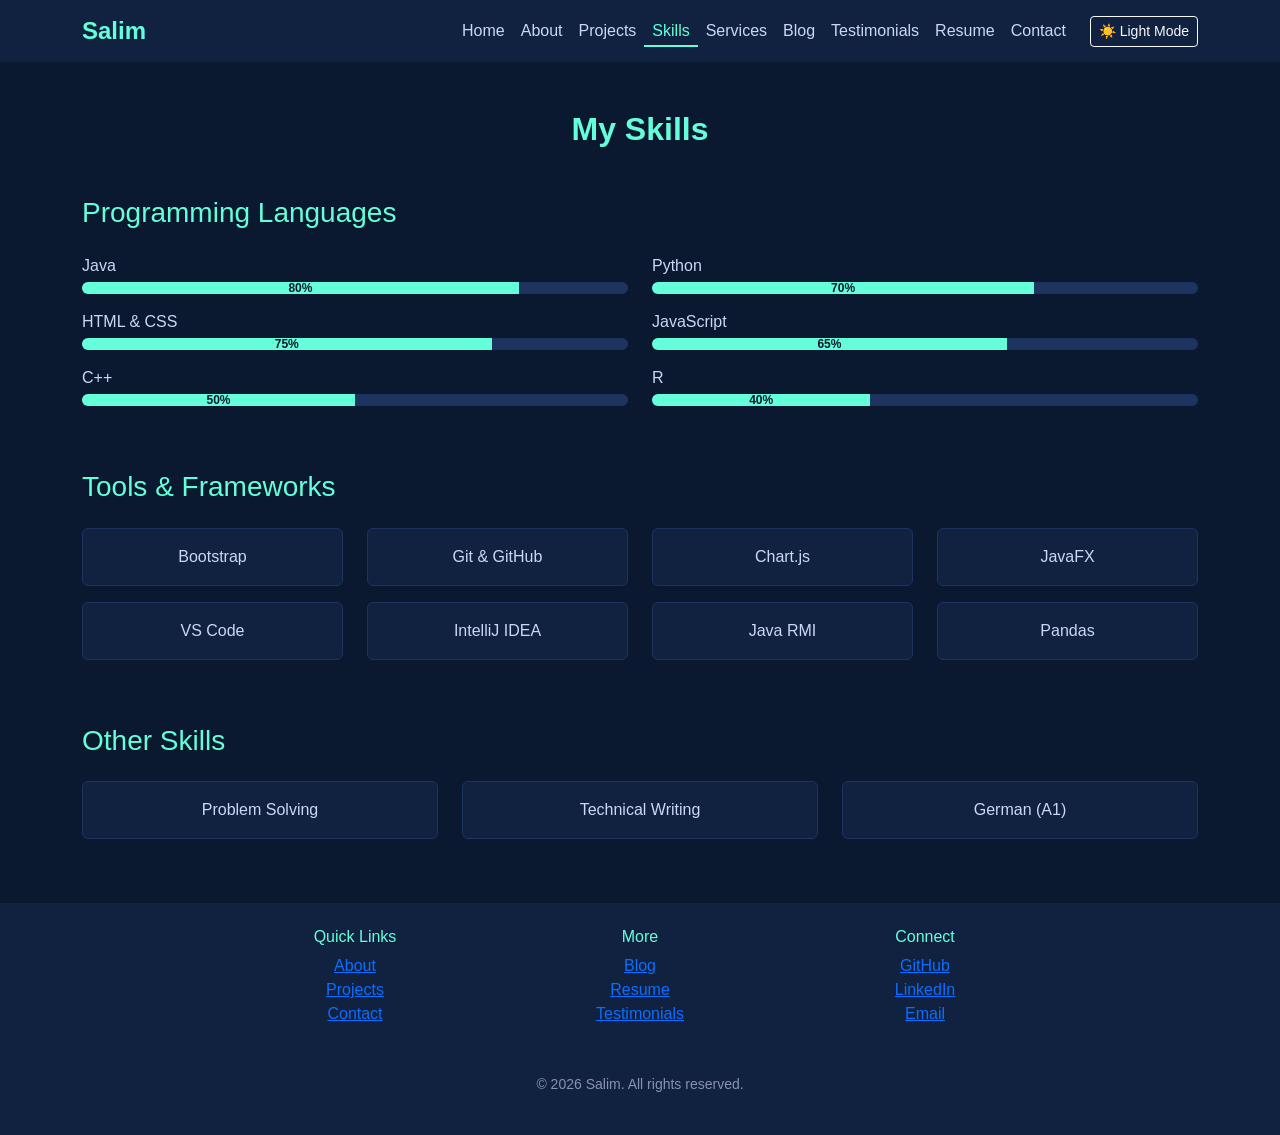
<file: skills.html>
<!DOCTYPE html>
<html lang="en">
<head>
    <meta charset="UTF-8">
    <meta name="viewport" content="width=device-width, initial-scale=1.0">
    <title>Skills | Salim</title>
    <link href="https://cdn.jsdelivr.net/npm/bootstrap@5.3.0/dist/css/bootstrap.min.css" rel="stylesheet">
    <link rel="stylesheet" href="css/style.css">
</head>
<body>

    <!-- Navbar -->
    <nav class="navbar navbar-expand-lg navbar-dark bg-dark" aria-label="Main navigation">
        <div class="container">
            <a class="navbar-brand" href="index.html">Salim</a>
            <button class="navbar-toggler" type="button" data-bs-toggle="collapse" data-bs-target="#navbarNav" aria-controls="navbarNav" aria-expanded="false" aria-label="Toggle navigation">
                <span class="navbar-toggler-icon"></span>
            </button>
            <div class="collapse navbar-collapse" id="navbarNav">
                <ul class="navbar-nav ms-auto">
                    <li class="nav-item"><a class="nav-link" href="index.html">Home</a></li>
                    <li class="nav-item"><a class="nav-link" href="about.html">About</a></li>
                    <li class="nav-item"><a class="nav-link" href="projects.html">Projects</a></li>
                    <li class="nav-item"><a class="nav-link active" href="skills.html">Skills</a></li>
                    <li class="nav-item"><a class="nav-link" href="services.html">Services</a></li>
                    <li class="nav-item"><a class="nav-link" href="blog.html">Blog</a></li>
                    <li class="nav-item"><a class="nav-link" href="testimonials.html">Testimonials</a></li>
                    <li class="nav-item"><a class="nav-link" href="resume.html">Resume</a></li>
                    <li class="nav-item"><a class="nav-link" href="contact.html">Contact</a></li>
                </ul>
                <button id="modeToggle" class="btn btn-outline-light btn-sm ms-lg-3 mt-2 mt-lg-0" onclick="toggleMode()" aria-label="Toggle light and dark mode">☀️ Light Mode</button>
            </div>
        </div>
    </nav>

    <!-- Skills Section -->
    <section class="py-5">
        <div class="container">
            <h2 class="section-title text-center mb-5">My Skills</h2>

            <!-- Programming Languages -->
            <div class="row mb-5">
                <div class="col-12">
                    <h3 class="accent-text mb-4">Programming Languages</h3>
                </div>
                <div class="col-md-6 mb-3">
                    <p class="mb-1">Java</p>
                    <div class="progress">
                        <div class="progress-bar" style="width: 80%">80%</div>
                    </div>
                </div>
                <div class="col-md-6 mb-3">
                    <p class="mb-1">Python</p>
                    <div class="progress">
                        <div class="progress-bar" style="width: 70%">70%</div>
                    </div>
                </div>
                <div class="col-md-6 mb-3">
                    <p class="mb-1">HTML & CSS</p>
                    <div class="progress">
                        <div class="progress-bar" style="width: 75%">75%</div>
                    </div>
                </div>
                <div class="col-md-6 mb-3">
                    <p class="mb-1">JavaScript</p>
                    <div class="progress">
                        <div class="progress-bar" style="width: 65%">65%</div>
                    </div>
                </div>
                <div class="col-md-6 mb-3">
                    <p class="mb-1">C++</p>
                    <div class="progress">
                        <div class="progress-bar" style="width: 50%">50%</div>
                    </div>
                </div>
                <div class="col-md-6 mb-3">
                    <p class="mb-1">R</p>
                    <div class="progress">
                        <div class="progress-bar" style="width: 40%">40%</div>
                    </div>
                </div>
            </div>

            <!-- Tools & Frameworks -->
            <div class="row mb-5">
                <div class="col-12">
                    <h3 class="accent-text mb-4">Tools & Frameworks</h3>
                </div>
                <div class="col-md-3 mb-3">
                    <div class="skill-badge text-center p-3 rounded">Bootstrap</div>
                </div>
                <div class="col-md-3 mb-3">
                    <div class="skill-badge text-center p-3 rounded">Git & GitHub</div>
                </div>
                <div class="col-md-3 mb-3">
                    <div class="skill-badge text-center p-3 rounded">Chart.js</div>
                </div>
                <div class="col-md-3 mb-3">
                    <div class="skill-badge text-center p-3 rounded">JavaFX</div>
                </div>
                <div class="col-md-3 mb-3">
                    <div class="skill-badge text-center p-3 rounded">VS Code</div>
                </div>
                <div class="col-md-3 mb-3">
                    <div class="skill-badge text-center p-3 rounded">IntelliJ IDEA</div>
                </div>
                <div class="col-md-3 mb-3">
                    <div class="skill-badge text-center p-3 rounded">Java RMI</div>
                </div>
                <div class="col-md-3 mb-3">
                    <div class="skill-badge text-center p-3 rounded">Pandas</div>
                </div>
            </div>

            <!-- Other Skills -->
            <div class="row">
                <div class="col-12">
                    <h3 class="accent-text mb-4">Other Skills</h3>
                </div>
                <div class="col-md-4 mb-3">
                    <div class="skill-badge text-center p-3 rounded">Problem Solving</div>
                </div>
                <div class="col-md-4 mb-3">
                    <div class="skill-badge text-center p-3 rounded">Technical Writing</div>
                </div>
                <div class="col-md-4 mb-3">
                    <div class="skill-badge text-center p-3 rounded">German (A1)</div>
                </div>
            </div>

        </div>
    </section>

    <!-- Footer -->
    <footer class="text-center py-4">
        <div class="container">
            <div class="row justify-content-center mb-3">
                <div class="col-md-3 mb-3">
                    <h6 class="accent-text">Quick Links</h6>
                    <ul class="list-unstyled">
                        <li><a href="about.html" class="social-link">About</a></li>
                        <li><a href="projects.html" class="social-link">Projects</a></li>
                        <li><a href="contact.html" class="social-link">Contact</a></li>
                    </ul>
                </div>
                <div class="col-md-3 mb-3">
                    <h6 class="accent-text">More</h6>
                    <ul class="list-unstyled">
                        <li><a href="blog.html" class="social-link">Blog</a></li>
                        <li><a href="resume.html" class="social-link">Resume</a></li>
                        <li><a href="testimonials.html" class="social-link">Testimonials</a></li>
                    </ul>
                </div>
                <div class="col-md-3 mb-3">
                    <h6 class="accent-text">Connect</h6>
                    <ul class="list-unstyled">
                        <li><a href="https://github.com/8salim3" target="_blank" class="social-link" data-bs-toggle="tooltip" title="View my GitHub profile">GitHub</a></li>
                        <li><a href="https://linkedin.com" target="_blank" class="social-link" data-bs-toggle="tooltip" title="Connect on LinkedIn">LinkedIn</a></li>
                        <li><a href="mailto:salim@strathmore.edu" class="social-link" data-bs-toggle="tooltip" title="Send me an email">Email</a></li>
                    </ul>
                </div>
            </div>
            <p class="text-muted small">&copy; 2026 Salim. All rights reserved.</p>
        </div>
    </footer>

    <button id="backToTop" onclick="scrollToTop()" aria-label="Back to top" data-bs-toggle="tooltip" title="Back to top">↑</button>

    <script src="https://cdn.jsdelivr.net/npm/bootstrap@5.3.0/dist/js/bootstrap.bundle.min.js"></script>
    <script src="js/main.js"></script>
</body>
</html>
</file>
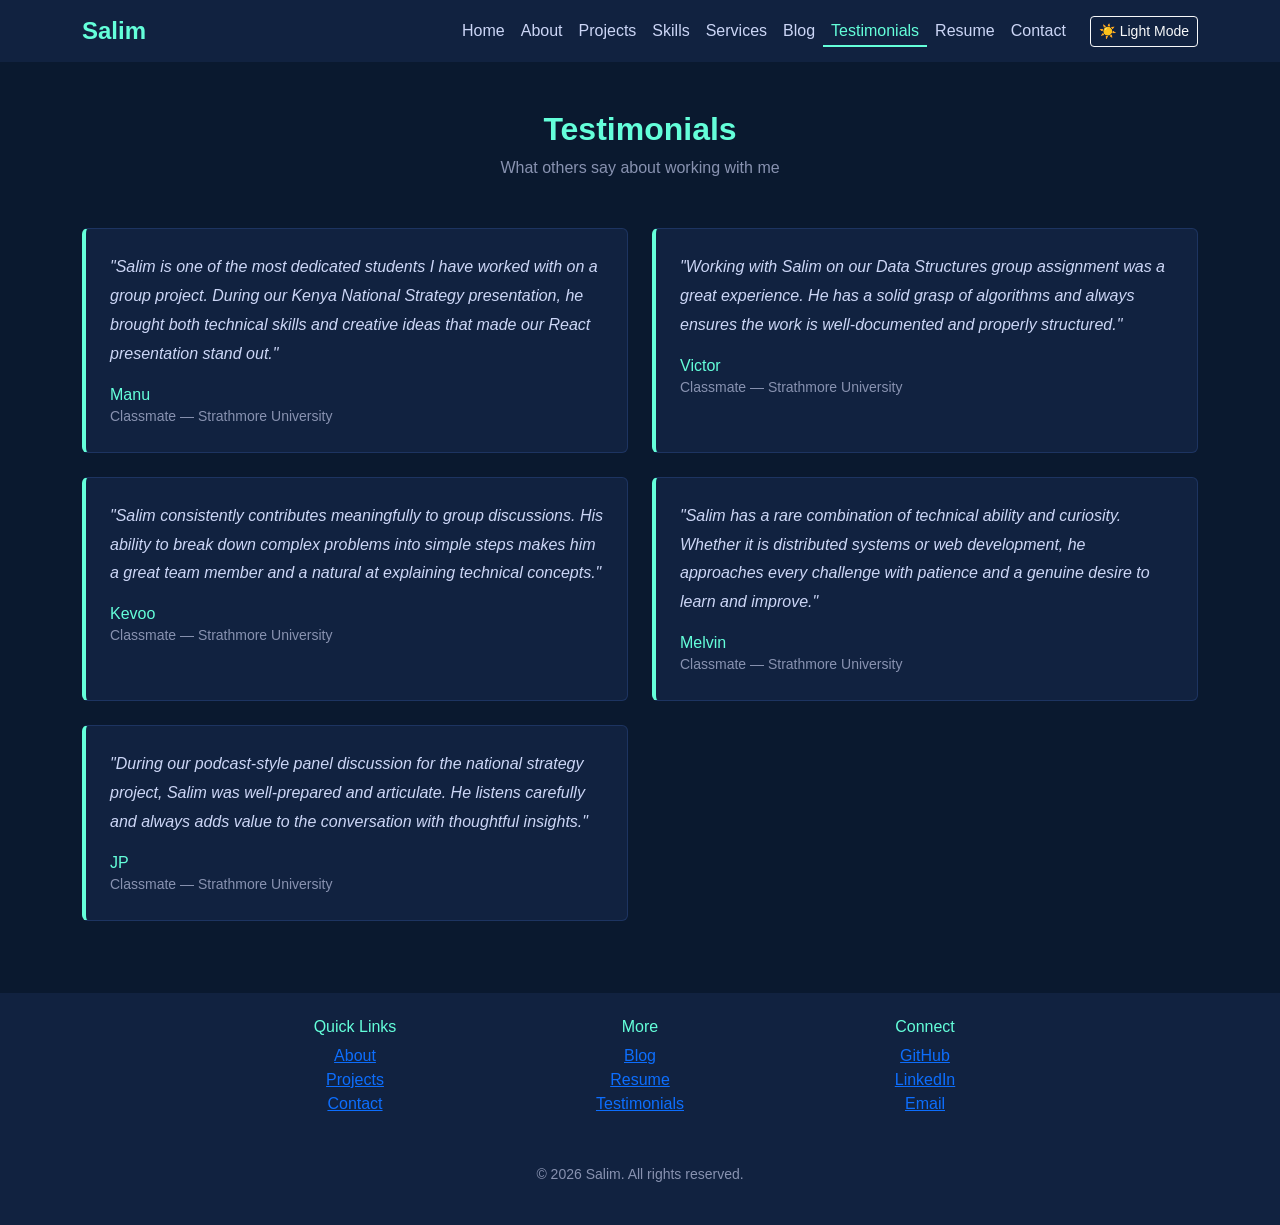
<file: testimonials.html>
<!DOCTYPE html>
<html lang="en">
<head>
    <meta charset="UTF-8">
    <meta name="viewport" content="width=device-width, initial-scale=1.0">
    <title>Testimonials | Salim</title>
    <link href="https://cdn.jsdelivr.net/npm/bootstrap@5.3.0/dist/css/bootstrap.min.css" rel="stylesheet">
    <link rel="stylesheet" href="css/style.css">
</head>
<body>

    <!-- Navbar -->
    <nav class="navbar navbar-expand-lg navbar-dark bg-dark" aria-label="Main navigation">
        <div class="container">
            <a class="navbar-brand" href="index.html">Salim</a>
            <button class="navbar-toggler" type="button" data-bs-toggle="collapse" data-bs-target="#navbarNav" aria-controls="navbarNav" aria-expanded="false" aria-label="Toggle navigation">
                <span class="navbar-toggler-icon"></span>
            </button>
            <div class="collapse navbar-collapse" id="navbarNav">
                <ul class="navbar-nav ms-auto">
                    <li class="nav-item"><a class="nav-link" href="index.html">Home</a></li>
                    <li class="nav-item"><a class="nav-link" href="about.html">About</a></li>
                    <li class="nav-item"><a class="nav-link" href="projects.html">Projects</a></li>
                    <li class="nav-item"><a class="nav-link" href="skills.html">Skills</a></li>
                    <li class="nav-item"><a class="nav-link" href="services.html">Services</a></li>
                    <li class="nav-item"><a class="nav-link" href="blog.html">Blog</a></li>
                    <li class="nav-item"><a class="nav-link active" href="testimonials.html">Testimonials</a></li>
                    <li class="nav-item"><a class="nav-link" href="resume.html">Resume</a></li>
                    <li class="nav-item"><a class="nav-link" href="contact.html">Contact</a></li>
                </ul>
                <button id="modeToggle" class="btn btn-outline-light btn-sm ms-lg-3 mt-2 mt-lg-0" onclick="toggleMode()" aria-label="Toggle light and dark mode">☀️ Light Mode</button>
            </div>
        </div>
    </nav>

    <!-- Testimonials Section -->
    <section class="py-5">
        <div class="container">
            <h2 class="section-title text-center mb-2">Testimonials</h2>
            <p class="text-center text-muted mb-5">What others say about working with me</p>
            <div class="row">

                <!-- Testimonial 1 -->
                <div class="col-md-6 mb-4">
                    <div class="testimonial-card p-4 rounded h-100">
                        <p class="testimonial-text">"Salim is one of the most dedicated students I have worked with on a group project. During our Kenya National Strategy presentation, he brought both technical skills and creative ideas that made our React presentation stand out."</p>
                        <div class="mt-3">
                            <h6 class="accent-text mb-0">Manu</h6>
                            <small class="text-muted">Classmate — Strathmore University</small>
                        </div>
                    </div>
                </div>

                <!-- Testimonial 2 -->
                <div class="col-md-6 mb-4">
                    <div class="testimonial-card p-4 rounded h-100">
                        <p class="testimonial-text">"Working with Salim on our Data Structures group assignment was a great experience. He has a solid grasp of algorithms and always ensures the work is well-documented and properly structured."</p>
                        <div class="mt-3">
                            <h6 class="accent-text mb-0">Victor</h6>
                            <small class="text-muted">Classmate — Strathmore University</small>
                        </div>
                    </div>
                </div>

                <!-- Testimonial 3 -->
                <div class="col-md-6 mb-4">
                    <div class="testimonial-card p-4 rounded h-100">
                        <p class="testimonial-text">"Salim consistently contributes meaningfully to group discussions. His ability to break down complex problems into simple steps makes him a great team member and a natural at explaining technical concepts."</p>
                        <div class="mt-3">
                            <h6 class="accent-text mb-0">Kevoo</h6>
                            <small class="text-muted">Classmate — Strathmore University</small>
                        </div>
                    </div>
                </div>

                <!-- Testimonial 4 -->
                <div class="col-md-6 mb-4">
                    <div class="testimonial-card p-4 rounded h-100">
                        <p class="testimonial-text">"Salim has a rare combination of technical ability and curiosity. Whether it is distributed systems or web development, he approaches every challenge with patience and a genuine desire to learn and improve."</p>
                        <div class="mt-3">
                            <h6 class="accent-text mb-0">Melvin</h6>
                            <small class="text-muted">Classmate — Strathmore University</small>
                        </div>
                    </div>
                </div>

                <!-- Testimonial 5 -->
                <div class="col-md-6 mb-4">
                    <div class="testimonial-card p-4 rounded h-100">
                        <p class="testimonial-text">"During our podcast-style panel discussion for the national strategy project, Salim was well-prepared and articulate. He listens carefully and always adds value to the conversation with thoughtful insights."</p>
                        <div class="mt-3">
                            <h6 class="accent-text mb-0">JP</h6>
                            <small class="text-muted">Classmate — Strathmore University</small>
                        </div>
                    </div>
                </div>

            </div>
        </div>
    </section>

    <!-- Footer -->
    <footer class="text-center py-4">
        <div class="container">
            <div class="row justify-content-center mb-3">
                <div class="col-md-3 mb-3">
                    <h6 class="accent-text">Quick Links</h6>
                    <ul class="list-unstyled">
                        <li><a href="about.html" class="social-link">About</a></li>
                        <li><a href="projects.html" class="social-link">Projects</a></li>
                        <li><a href="contact.html" class="social-link">Contact</a></li>
                    </ul>
                </div>
                <div class="col-md-3 mb-3">
                    <h6 class="accent-text">More</h6>
                    <ul class="list-unstyled">
                        <li><a href="blog.html" class="social-link">Blog</a></li>
                        <li><a href="resume.html" class="social-link">Resume</a></li>
                        <li><a href="testimonials.html" class="social-link">Testimonials</a></li>
                    </ul>
                </div>
                <div class="col-md-3 mb-3">
                    <h6 class="accent-text">Connect</h6>
                    <ul class="list-unstyled">
                        <li><a href="https://github.com/8salim3" target="_blank" class="social-link" data-bs-toggle="tooltip" title="View my GitHub profile">GitHub</a></li>
                        <li><a href="https://linkedin.com" target="_blank" class="social-link" data-bs-toggle="tooltip" title="Connect on LinkedIn">LinkedIn</a></li>
                        <li><a href="mailto:salim@strathmore.edu" class="social-link" data-bs-toggle="tooltip" title="Send me an email">Email</a></li>
                    </ul>
                </div>
            </div>
            <p class="text-muted small">&copy; 2026 Salim. All rights reserved.</p>
        </div>
    </footer>

    <button id="backToTop" onclick="scrollToTop()" aria-label="Back to top" data-bs-toggle="tooltip" title="Back to top">↑</button>

    <script src="https://cdn.jsdelivr.net/npm/bootstrap@5.3.0/dist/js/bootstrap.bundle.min.js"></script>
    <script src="js/main.js"></script>
</body>
</html>
</file>
<file: css/style.css>
/* General */
body {
    background-color: #0a192f;
    color: #ccd6f6;
    font-family: 'Segoe UI', Tahoma, Geneva, Verdana, sans-serif;
}

/* Navbar */
.navbar {
    background-color: #112240 !important;
}

.navbar-brand {
    color: #64ffda !important;
    font-weight: bold;
    font-size: 1.5rem;
}

.nav-link {
    color: #ccd6f6 !important;
}

.nav-link:hover {
    color: #64ffda !important;
}

/* Hero Section */
.hero {
    min-height: 90vh;
    background-color: #0a192f;
    display: flex;
    align-items: center;
}

.hero h1 {
    color: #64ffda;
    margin-bottom: 1rem;
}

.hero .lead {
    color: #ccd6f6;
    font-size: 1.5rem;
}

.hero .subtext {
    color: #8892b0;
    margin-bottom: 2rem;
}

/* Footer */
footer {
    background-color: #112240;
    color: #8892b0;
    margin-top: auto;
}
/* Section Titles */
.section-title {
    color: #64ffda;
    font-weight: bold;
}

.accent-text {
    color: #64ffda;
}

/* Education Card */
.education-card {
    background-color: #112240;
    border-left: 4px solid #64ffda;
}

/* Interest Cards */
.interest-card {
    background-color: #112240;
    border: 1px solid #1d3461;
    transition: transform 0.3s ease;
}

.interest-card:hover {
    transform: translateY(-5px);
    border-color: #64ffda;
}
/* Contact Form */
.contact-form {
    background-color: #112240;
    border: 1px solid #1d3461;
}

.form-control {
    background-color: #0a192f;
    border: 1px solid #1d3461;
    color: #ccd6f6;
}

.form-control:focus {
    background-color: #0a192f;
    border-color: #64ffda;
    color: #ccd6f6;
    box-shadow: 0 0 0 0.2rem rgba(100, 255, 218, 0.25);
}

.form-label {
    color: #ccd6f6;
}

.btn-primary {
    background-color: #64ffda;
    border-color: #64ffda;
    color: #0a192f;
    font-weight: bold;
}

.btn-primary:hover {
    background-color: #45e6c3;
    border-color: #45e6c3;
    color: #0a192f;
}
/* Project Cards */
.project-card {
    background-color: #112240;
    border: 1px solid #1d3461;
    transition: transform 0.3s ease;
}

.project-card:hover {
    transform: translateY(-5px);
    border-color: #64ffda;
}
/* Skills Progress Bars */
.progress {
    background-color: #1d3461;
    height: 12px;
    border-radius: 6px;
}

.progress-bar {
    background-color: #64ffda;
    color: #0a192f;
    font-weight: bold;
    font-size: 0.75rem;
}

/* Skill Badges */
.skill-badge {
    background-color: #112240;
    border: 1px solid #1d3461;
    color: #ccd6f6;
    transition: all 0.3s ease;
}

.skill-badge:hover {
    border-color: #64ffda;
    color: #64ffda;
}
/* Service Cards */
.service-card {
    background-color: #112240;
    border: 1px solid #1d3461;
    transition: transform 0.3s ease;
}

.service-card:hover {
    transform: translateY(-5px);
    border-color: #64ffda;
}

.service-icon {
    font-size: 2.5rem;
}
/* Blog Cards */
.blog-card {
    background-color: #112240;
    border: 1px solid #1d3461;
    transition: transform 0.3s ease;
}

.blog-card:hover {
    transform: translateY(-5px);
    border-color: #64ffda;
}

.blog-card-header {
    background-color: #0a192f;
    border-bottom: 1px solid #1d3461;
}

.blog-category {
    color: #64ffda;
    font-size: 0.85rem;
    font-weight: bold;
    text-transform: uppercase;
    letter-spacing: 1px;
}
/* Testimonial Cards */
.testimonial-card {
    background-color: #112240;
    border: 1px solid #1d3461;
    border-left: 4px solid #64ffda;
    transition: transform 0.3s ease;
}

.testimonial-card:hover {
    transform: translateY(-5px);
}

.testimonial-text {
    color: #ccd6f6;
    font-style: italic;
    line-height: 1.8;
}
/* Resume Items */
.resume-item {
    background-color: #112240;
    border: 1px solid #1d3461;
    border-left: 4px solid #64ffda;
    transition: transform 0.3s ease;
}

.resume-item:hover {
    transform: translateY(-3px);
}
/* Light Mode */
body.light-mode {
    background-color: #f0f4f8;
    color: #1a1a2e;
}

body.light-mode .navbar {
    background-color: #1a1a2e !important;
}

body.light-mode .hero {
    background-color: #f0f4f8;
}

body.light-mode .education-card,
body.light-mode .interest-card,
body.light-mode .project-card,
body.light-mode .service-card,
body.light-mode .blog-card,
body.light-mode .testimonial-card,
body.light-mode .resume-item,
body.light-mode .contact-form,
body.light-mode .skill-badge {
    background-color: #ffffff;
    border-color: #d0d7de;
}

body.light-mode .form-control {
    background-color: #ffffff;
    color: #1a1a2e;
    border-color: #d0d7de;
}

body.light-mode footer {
    background-color: #1a1a2e;
    color: #f0f4f8;
}

/* Muted text legibility (dark mode default) */
.text-muted {
    color: #8892b0 !important;
}

body.light-mode .text-muted {
    color: #555555 !important;
}
/* Social Links */
.social-links a {
    color: #64ffda;
    text-decoration: none;
    font-size: 0.9rem;
    transition: color 0.3s ease;
}

.social-links a:hover {
    color: #ffffff;
}
/* Back to Top Button */
#backToTop {
    display: none;
    position: fixed;
    bottom: 30px;
    right: 30px;
    background-color: #64ffda;
    color: #0a192f;
    border: none;
    border-radius: 50%;
    width: 45px;
    height: 45px;
    font-size: 1.2rem;
    cursor: pointer;
    z-index: 999;
    transition: background-color 0.3s ease;
}

#backToTop:hover {
    background-color: #45e6c3;
}
/* Stats Section */
.stats-section {
    background-color: #112240;
}

.stat-card {
    background-color: #0a192f;
    border: 1px solid #1d3461;
    transition: transform 0.3s ease;
}

.stat-card:hover {
    transform: translateY(-5px);
    border-color: #64ffda;
}
/* Feature Cards */
.feature-card {
    background-color: #112240;
    border: 1px solid #1d3461;
    transition: transform 0.3s ease;
}

.feature-card:hover {
    transform: translateY(-5px);
    border-color: #64ffda;
}

.feature-icon {
    font-size: 2.5rem;
}
/* Typing Animation */
.cursor {
    color: #64ffda;
    animation: blink 0.7s infinite;
}

@keyframes blink {
    0%, 100% { opacity: 1; }
    50% { opacity: 0; }
}
/* Intro Card */
.intro-card {
    background-color: #112240;
    border: 1px solid #1d3461;
    border-top: 4px solid #64ffda;
}

.intro-avatar {
    font-size: 4rem;
}
/* Active Nav Link */
.nav-link.active {
    color: #64ffda !important;
    border-bottom: 2px solid #64ffda;
    padding-bottom: 2px;
}
/* Filter Buttons */
.filter-btn {
    transition: all 0.3s ease;
}

.active-filter {
    background-color: #64ffda !important;
    color: #0a192f !important;
    border-color: #64ffda !important;
}
/* Call to Action Section */
.cta-section {
    background-color: #112240;
    border-top: 1px solid #1d3461;
    border-bottom: 1px solid #1d3461;
}
/* Timeline */
.timeline-item {
    background-color: #112240;
    border-left: 4px solid #64ffda;
    transition: transform 0.3s ease;
}

.timeline-item:hover {
    transform: translateX(5px);
}
/* Tech Badges */
.tech-badge {
    background-color: #112240;
    border: 1px solid #1d3461;
    color: #ccd6f6;
    transition: all 0.3s ease;
}

.tech-badge:hover {
    border-color: #64ffda;
    color: #64ffda;
    transform: translateY(-3px);
}
/* Blog Tags */
.blog-tag {
    background-color: #112240;
    border: 1px solid #64ffda;
    color: #64ffda;
    padding: 5px 15px;
    border-radius: 20px;
    font-size: 0.85rem;
}
/* Contact Info Cards */
.contact-info-card {
    background-color: #112240;
    border: 1px solid #1d3461;
    transition: transform 0.3s ease;
}

.contact-info-card:hover {
    transform: translateY(-3px);
    border-color: #64ffda;
}
/* Fun Fact Cards */
.fun-fact-card {
    background-color: #112240;
    border: 1px solid #1d3461;
    transition: transform 0.3s ease;
}

.fun-fact-card:hover {
    transform: translateY(-5px);
    border-color: #64ffda;
}
/* Pricing Note */
.pricing-note {
    background-color: #112240;
    border: 1px solid #1d3461;
    border-top: 4px solid #64ffda;
}
/* ===== Light mode contrast fixes (cards/text added after original light-mode block) ===== */
body.light-mode .hero .lead,
body.light-mode #typedText {
    color: #1a1a2e;
}

body.light-mode .cursor {
    color: #0a7d62;
}

/* Cards that were missing light-mode styling */
body.light-mode .stat-card,
body.light-mode .feature-card,
body.light-mode .tech-badge,
body.light-mode .contact-info-card,
body.light-mode .fun-fact-card,
body.light-mode .timeline-item,
body.light-mode .intro-card,
body.light-mode .pricing-note {
    background-color: #ffffff;
    border-color: #d0d7de;
    color: #1a1a2e;
}

/* Section backgrounds that were hard-coded dark navy */
body.light-mode .stats-section,
body.light-mode .cta-section {
    background-color: #e3e9f0;
    border-color: #d0d7de;
}

/* Inline dark navy background on the home "Latest Blog" section */
body.light-mode section[style*="112240"] {
    background-color: #e3e9f0 !important;
}

/* Make the outline-light buttons visible on a light background */
body.light-mode .btn-outline-light {
    color: #1a1a2e;
    border-color: #1a1a2e;
}

body.light-mode .btn-outline-light:hover {
    background-color: #1a1a2e;
    color: #ffffff;
}
</file>
